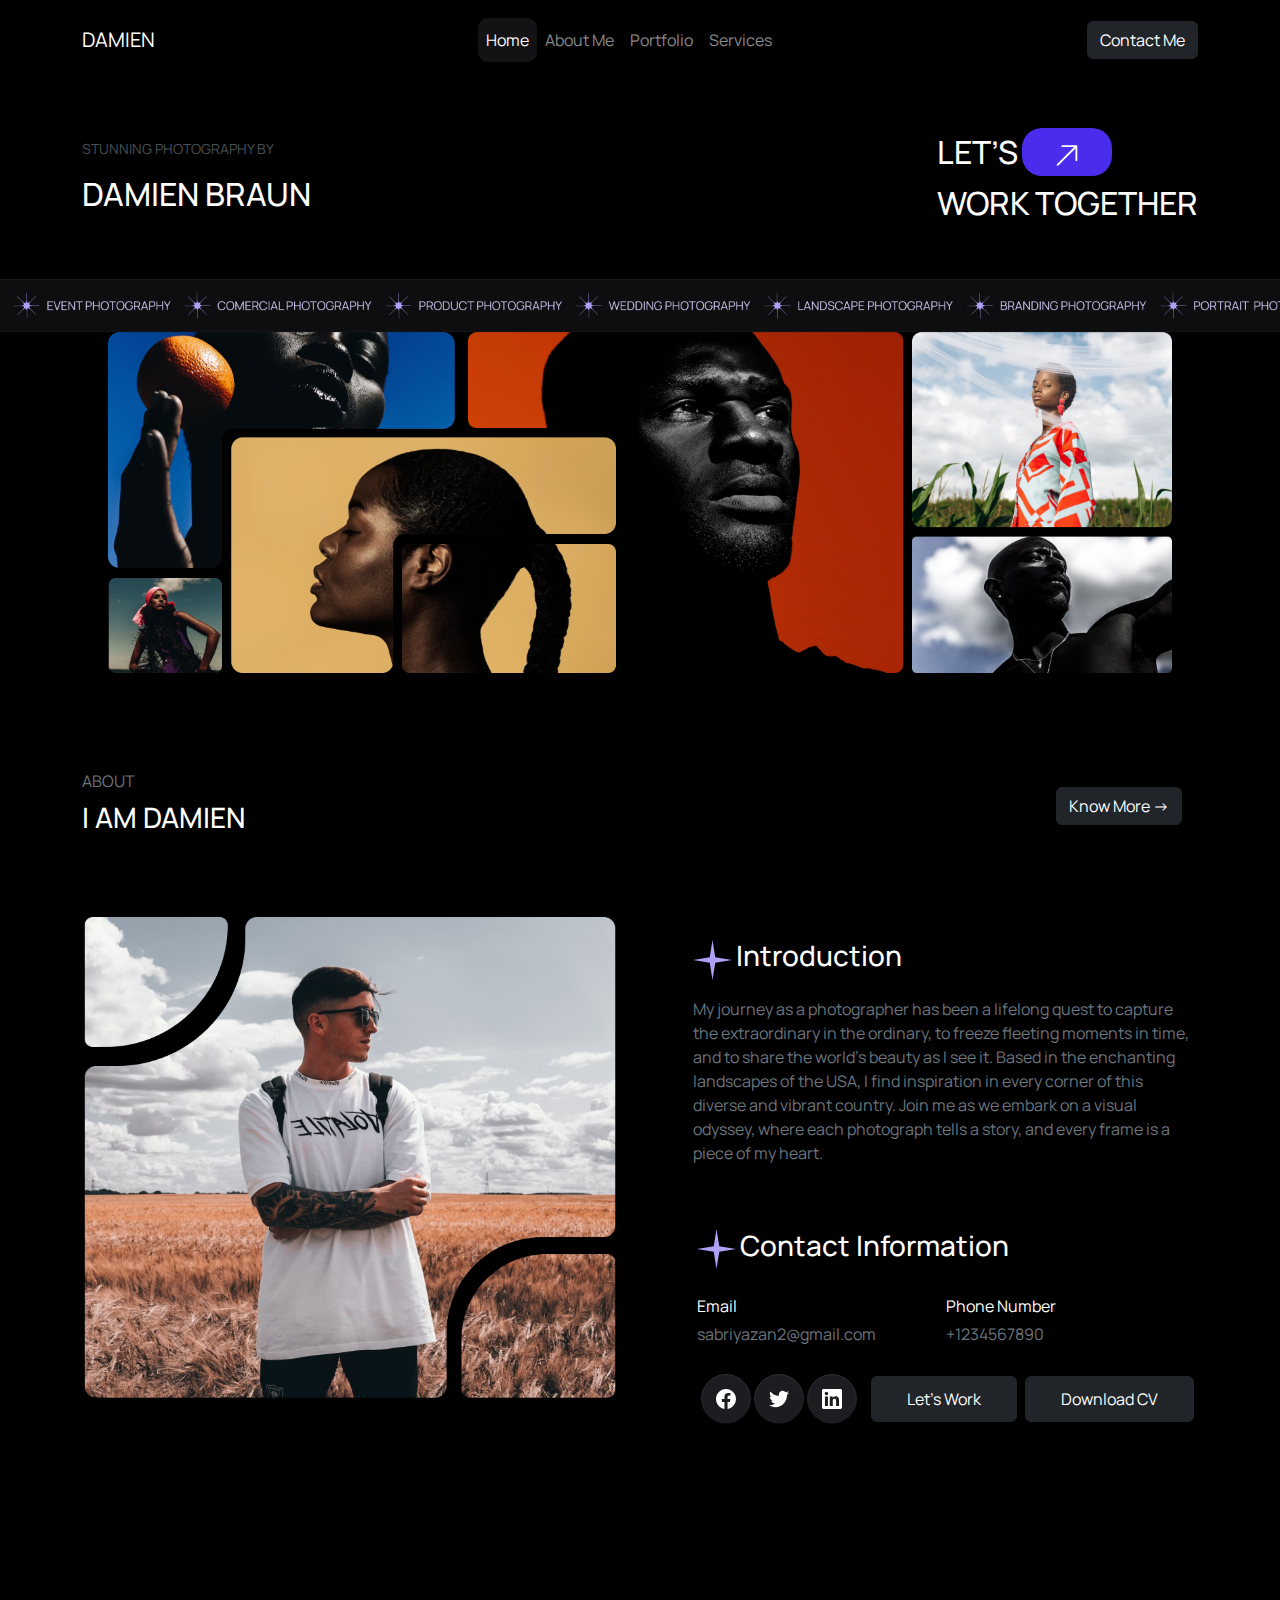
<file: index.html>
<!doctype html>
<html lang="en">
        <head>
            <meta charset="utf-8">
            <meta name="viewport" content="width=device-width, initial-scale=1">
            <title>Damien-Home Page</title>
            <link href="https://cdn.jsdelivr.net/npm/bootstrap@5.3.3/dist/css/bootstrap.min.css" rel="stylesheet" integrity="sha384-QWTKZyjpPEjISv5WaRU9OFeRpok6YctnYmDr5pNlyT2bRjXh0JMhjY6hW+ALEwIH" crossorigin="anonymous">
            <link rel="stylesheet" href="./assets/css/inimation.css">
            <link rel="stylesheet" href="./assets/css/main.css">
        </head>
        <body class="">
          <!-- navbar-->
            <nav class="navbar navbar-expand-lg bg-black navbar-dark sticky-top pt-3 pb-3 animation-header">
              
              <div class="container">
                <a class="navbar-brand" href="#">DAMIEN</a>
                <button class="navbar-toggler" type="button" data-bs-toggle="collapse" data-bs-target="#navbarSupportedContent" aria-controls="navbarSupportedContent" aria-expanded="false" aria-label="Toggle navigation">
                  <img src="./assets/img/home/bar.svg"  alt="">
                </button>
              
              <div class="collapse navbar-collapse" id="navbarSupportedContent">
                <ul class="navbar-nav  me-auto ms-auto mb-2 mb-lg-0 d-flex align-items-center">
                  <li class="nav-item">
                    <a class="nav-link active" aria-current="page" href="#">Home</a>
                  </li>
                  <li class="nav-item">
                    <a class="nav-link" href="about.html" >About Me</a>
                  </li>
                  <li class="nav-item">
                    <a class="nav-link" href="portfolio.html">Portfolio</a>
                  </li>
                  <li class="nav-item">
                    <a class="nav-link" href="service.html">Services</a>
                  </li>
                  <li class=" contact-res nav-item d-none ">
                    <a class="nav-link " href="#">Contact Me</a>
                  </li>
                 
                  
                </ul>
              </div>
             
              
              <div class="contact  ">
                <a href="#" class="btn btn-dark">Contact Me</a>
              </div>
            </div>
          </nav>
          <!-- end ndvbar-->

          <!-- header-->
          <header class="animation-header">
          <div class="work-together py-5">

            <div class="container">
              <div class=" small d-flex flex-wrap justify-content-between align-items-center">
                <div class="header-start">
                  <p class="text-light-emphasis">STUNNING PHOTOGRAPHY BY</p>
                  <h2>DAMIEN BRAUN</h2>
                </div>
                <div class="header-end d-flex flex-column ">
                  <h2 class="d-flex align-items-center gap-1">LET’S <span ><img src="./assets/img/home/arrow.svg" alt=""></span> </h2>
                  <h2>WORK TOGETHER</h2>
                </div>
                
              </div>
            </div>
            <div class="header-img py-5">
              <img src="./assets/img/home/headerImg.png" class="img-fluid" alt="">
            </div>
          </div>
          
        </header>
        <!-- end header-->

        
         <!--main-->

        <main>
          <section class="about-damien animation">
            <div class=" first container d-flex flex-wrap justify-content-between align-items-center mb-5 ">
              <div class="about d-flex flex-column gap-2">
                <span class="text-uppercase text-secondary">about</span>
                <h3>I AM DAMIEN</h3>
              </div>
              <div class="know-move py-2 px-3 rounded ">
                <button type="button" class="btn btn-dark">Know More -></button>
              </div>
            </div>
            <div class="container d-flex flex-wrap justify-content-between align-items-center">
              <div class="image">
                <img src="./assets/img/home/about.png" class="img-fluid " alt="">
              </div>
              <div class="information d-flex flex-column ">
                <div class="first d-flex flex-column gap-3 py-5">
                  <div class="intro d-flex gap-1 align-items-center">
                    <img src="./assets/img/home/star.svg" alt="">
                    <h3>Introduction</h3>
                  </div>
                  <p class="text-secondary">My journey as a photographer has been a lifelong quest to capture the extraordinary in the ordinary, to freeze fleeting moments in time, and to share the world's beauty as I see it. Based in the enchanting landscapes of the USA, I find inspiration in every corner of this diverse and vibrant country. Join me as we embark on a visual odyssey, where each photograph tells a story, and every frame is a piece of my heart.</p>
                  
                </div>
                <div class="end d-flex flex-column gap-4 px-1 ">
                  <div class="contact d-flex  align-items-center gap-1">
                    <img src="./assets/img/home/star.svg" class="img-fluid" alt="">
                    <h3>Contact Information</h3>
                  </div>
                  <div class="contact-me d-flex">
                    <div class="contact-resp d-flex flex-wrap flex-column gap-1 col-6">
                      <span>Email</span>
                      <span class="text-secondary">sabriyazan2@gmail.com</span>
                    </div>
                    <div class="contact-resp d-flex flex-wrap flex-column gap-1 col-6">
                      <span>Phone Number</span>
                      <span class="text-secondary">+1234567890</span>
                    </div>
                  </div>
                  <div class="social-media d-flex flex-wrap align-items-center justify-content-between">
                    <div class="social bg-black rounded-pill p-1">
                      <img src="./assets/img/home/facebook.svg" alt="">
                      <img src="./assets/img/home/twitter.svg" alt="">
                      <img src="./assets/img/home/linkedIn.svg" alt="">
                    </div>
                    <div class="cv d-flex flex-wrap gap-2 ">
                      <button type="button" class="btn btn-dark">Let’s Work</button>
                        <button type="button" class="btn btn-dark ">Download CV</button>


                    </div>
                  </div>
                </div>
              </div>

            </div>
          </section>
          <section class="photograph-service animation">
            <div class="container">
              <div class=" first d-flex flex-wrap justify-content-between align-items-center mb-5  ">
                <div class="about d-flex flex-column gap-2">
                <span class="text-uppercase text-secondary">Services</span>
                <h3 class="text-uppercase">My Photography Services</h3>
              </div>
              <div class="know-move py-2 px-3 rounded d-flex align-items-center gap-3">
                <div class="arrows  rounded-pill  bg-black p-2 d-flex gap-2 ">
                  <img src="./assets/img/home/leftArrow.svg" class="rounded-circle p-2  " alt="">
                  <img src="./assets/img/home/rightArrow.svg" class="rounded-circle p-2 " alt="">
                </div>
                <button type="button" class="btn btn-dark">View All Services -></button>
              </div>
            </div>
            <div class="second d-flex justify-content-between w-100">
              <div class="event d-flex flex-wrap flex-column gap-3 ">
                <div class="event-q d-flex flex-column gap-2">
                  <h2 class="d-flex align-items-center gap-1 text-secondary">Events <span class=""><img src="./assets/img/home/arrow.svg" class="rounded-pill  py-3 px-5" alt=""></span> </h2>
                  <p class="text-secondary">Our event photography service is dedicated to capturing the magic of your special occasions. Whether it's a wedding, corporate event, or milestone celebration, we're there to document every heartfelt moment. We blend into the background, ensuring natural and candid shots that reflect the emotions of the day.</p>
                </div>
                <div class="service-highlite d-flex flex-column gap-3">
                  <h3 class="fs-5">Service Highlights</h3>
                  <div class="highlite-section d-flex flex-column gap-2">
                    <div class="highlite-in d-flex  gap-2 w-100  py-3 px-2 align-items-center ">
                      <div class="image-spider">
                        <img src="./assets/img/home/spider.svg" class="img-fluid" alt="">
                      </div>
                      <span class="text-uppercase">Coverage for weddings, parties, corporate functions, and more.</span>
                    </div>
                    <div class="highlite-in d-flex  gap-2 w-100  py-3 px-2 align-items-center ">
                      <div class="image-spider">
                        <img src="./assets/img/home/spider.svg" class="img-fluid" alt="">
                      </div>
                      <span class="text-uppercase">Skilled photographers who know how to seize the moment.</span>
                    </div>
                    <div class="highlite-in d-flex  gap-2 w-100  py-3 px-2 align-items-center">
                      <div class="image-spider">
                        <img src="./assets/img/home/spider.svg" class="img-fluid" alt="">
                      </div>
                      <span class="text-uppercase">A mix of candid and posed shots for a comprehensive story.</span>
                    </div>
                    <div class="highlite-in d-flex  gap-2 w-100  py-3 px-2 align-items-center">
                      <div class="image-spider">
                        <img src="./assets/img/home/spider.svg" class="img-fluid" alt="">
                      </div>
                      <span class="text-uppercase">Quick turnaround for you to relive the day's highlights.</span>
                    </div>
                  </div>
                </div>
              </div>
              <div class="image ">
                <img src="./assets/img/home/musican.png" class="img-fluid" alt="">
              </div>
            </div>
            <div class="arrows2  rounded-pill  bg-black p-2 d-flex gap-2 d-none ">
              <img src="./assets/img/home/leftArrow.svg" class="rounded-circle p-2  " alt="">
              <img src="./assets/img/home/rightArrow.svg" class="rounded-circle p-2 " alt="">
            </div>
          </div>

           
          </section>
          <section class="explore animation">
            <div class=" first container d-flex flex-wrap justify-content-between align-items-center mb-5  ">
              <div class="about d-flex flex-column gap-2">
              <span class="text-uppercase text-secondary">Portfolio</span>
              <h3 class="text-uppercase">Explore My photography work.</h3>
            </div>
            <div class="know-move py-2 px-3 rounded d-flex align-items-center gap-3">
              <div class="arrows  rounded-pill  bg-black p-2 d-flex gap-2 ">
                <img src="./assets/img/home/leftArrow.svg" class="rounded-circle p-2  " alt="">
                <img src="./assets/img/home/rightArrow.svg" class="rounded-circle p-2 " alt="">
              </div>
              <button type="button" class="btn btn-dark">View All Works -></button>
            </div>
          </div>
          <div class="photography-explore container d-flex gap-5 ">
            <div class="photo-explore">
              <div class="img-explore">
                <img src="./assets/img/home/focus.png" class="img-fluid" alt="">
              </div>
              <div class="view py-4">
                <div class="name-pro d-flex justify-content-between align-items-center">
                  <h4 class="text-light">Faces of Resilience</h4>
                  <div class="ex d-flex align-items-center gap-1">
                    <span class="text-uppercase">View Project</span>
                    <img src="./assets/img/home/explore.svg" alt="">
                  </div>
                </div>
                <span class="text-secondary">March 2022</span>
              </div>
            </div>
            <div class="photo-explore">
              <div class="img-explore">
                <img src="./assets/img/home/wedding.png" class="img-fluid" alt="">
              </div>
              <div class="view py-4">
                <div class="name-pro d-flex justify-content-between align-items-center">
                  <h4 class="text-light">A Wedding Tale</h4>
                  <div class="ex d-flex align-items-center gap-1">
                    <span class="text-uppercase">View Project</span>
                    <img src="./assets/img/home/explore.svg" alt="">
                  </div>
                </div>
                <span class="text-secondary">January 2020</span>
              </div>
            </div>
            <div class="photo-explore">
              <div class="img-explore">
                <img src="./assets/img/home/product.png" class="img-fluid" alt="">
              </div>
              <div class="view py-4">
                <div class="name-pro d-flex justify-content-between align-items-center">
                  <h4 class="text-light">Product Elegance</h4>
                  <div class="ex d-flex align-items-center gap-1">
                    <span class="text-uppercase">View Project</span>
                    <img src="./assets/img/home/explore.svg" alt="">
                  </div>
                </div>
                <span class="text-secondary">January 2020</span>
              </div>
            </div>
            <div class="arrows2  rounded-pill  bg-black p-2 d-flex gap-2 d-none ">
              <img src="./assets/img/home/leftArrow.svg" class="rounded-circle p-2 left-arrow-test " alt="">
              <img src="./assets/img/home/rightArrow.svg" class="rounded-circle p-2 right-arrow-test " alt="">
            </div>

          </div>
          </section>
          <section class="question py-5 animation">
            <div class="first container d-flex flex-column gap-2">
              <span class="text-secondary">FAQ’s</span>
              <h3 class="text-uppercase">Frequently Asked Questions</h3>
            </div>  
            <div class="accordion container second2 d-flex  container " id="accordionExample">
                <div class="left  w-50">
                  
                
                  
                  <div class="accordion-item bg-black text-light-emphasis">
                    <h2 class="accordion-header">
                      <button class="accordion-button bg-black text-light text-uppercase" type="button" data-bs-toggle="collapse" data-bs-target="#collapseOne" aria-expanded="true" aria-controls="collapseOne">
                        What type of photography do you specialize in?
                      </button>
                    </h2>
                    <div id="collapseOne" class="accordion-collapse collapse show" data-bs-parent="#accordionExample">
                      <div class="accordion-body">
                        <p>I specialize in [Portrait, Landscape, Event, etc.] photography, capturing moments that tell unique stories.</p>
                      </div>
                    </div>
                  </div>
                  <div class="accordion-item bg-black text-light-emphasis">
                    <h2 class="accordion-header">
                      <button class="accordion-button collapsed bg-black text-light text-uppercase" type="button" data-bs-toggle="collapse" data-bs-target="#collapseTwo" aria-expanded="false" aria-controls="collapseTwo">
                        How can I book a photography session with you?
                      </button>
                    </h2>
                    <div id="collapseTwo" class="accordion-collapse collapse" data-bs-parent="#accordionExample">
                      <div class="accordion-body">
                        <p class="text-secondary">by hello im yazan , how are you ?</p>
                      </div>
                    </div>
                  </div>
                  <div class="accordion-item bg-black text-light-emphasis">
                    <h2 class="accordion-header">
                      <button class="accordion-button collapsed bg-black text-light text-uppercase" type="button" data-bs-toggle="collapse" data-bs-target="#collapseThree" aria-expanded="false" aria-controls="collapseThree">
                        What equipment do you use for your photography ?
                      </button>
                    </h2>
                    <div id="collapseThree" class="accordion-collapse collapse" data-bs-parent="#accordionExample">
                      <div class="accordion-body">
                        <p class="text-secondary">take a scroll and reverse it</p>
                      </div>
                    </div>
                  </div>
                  <div class="accordion-item bg-black text-light-emphasis">
                    <h2 class="accordion-header">
                      <button class="accordion-button collapsed bg-black text-light text-uppercase" type="button" data-bs-toggle="collapse" data-bs-target="#collapseFour" aria-expanded="false" aria-controls="collapseThree">
                        Can I request a specific location for a ?
                      </button>
                    </h2>
                    <div id="collapseFour" class="accordion-collapse collapse" data-bs-parent="#accordionExample">
                      <div class="accordion-body">
                        <p class="text-secondary">Qalqilia yes anyone can request from my location</p>
                      </div>
                    </div>
                  </div>
                </div>
                <div class="right  w-50">
                  
                
                <div class="accordion container " id="accordionExample">
                  
                  <div class="accordion-item bg-black text-light-emphasis">
                    <h2 class="accordion-header">
                      <button class="accordion-button collapsed bg-black text-light text-uppercase" type="button" data-bs-toggle="collapse" data-bs-target="#collapseFive" aria-expanded="false" aria-controls="collapseThree">
                        What is your editing process like?
                      </button>
                    </h2>
                    <div id="collapseFive" class="accordion-collapse collapse" data-bs-parent="#accordionExample">
                      <div class="accordion-body">
                        <p class="text-secondary">Qalqilia yes anyone can request from my location</p>
                      </div>
                    </div>
                  </div>
                  <div class="accordion-item bg-black text-light-emphasis">
                    <h2 class="accordion-header">
                      <button class="accordion-button collapsed bg-black text-light text-uppercase" type="button" data-bs-toggle="collapse" data-bs-target="#collapseSix" aria-expanded="false" aria-controls="collapseTwo">
                        Are digital files included in your photography packages?
                      </button>
                    </h2>
                    <div id="collapseSix" class="accordion-collapse collapse" data-bs-parent="#accordionExample">
                      <div class="accordion-body">
                        <p class="text-secondary">by hello im yazan , how are you ?</p>
                      </div>
                    </div>
                  </div>
                  <div class="accordion-item bg-black text-light-emphasis">
                    <h2 class="accordion-header">
                      <button class="accordion-button collapsed bg-black text-light text-uppercase" type="button" data-bs-toggle="collapse" data-bs-target="#collapseSeven" aria-expanded="false" aria-controls="collapseThree">
                        Do you offer prints of your photographs?
                      </button>
                    </h2>
                    <div id="collapseSeven" class="accordion-collapse collapse" data-bs-parent="#accordionExample">
                      <div class="accordion-body">
                        <p class="text-secondary">Yes, prints are available for purchase. Explore the 'Prints' section for more details on sizes and pricing.</p>
                      </div>
                    </div>
                  </div>
                  <div class="accordion-item bg-black text-light-emphasis">
                    <h2 class="accordion-header">
                      <button class="accordion-button collapsed bg-black text-light text-uppercase" type="button" data-bs-toggle="collapse" data-bs-target="#collapseEight" aria-expanded="false" aria-controls="collapseThree">
                        How long does it take to receive the edited photos after a session?
                      </button>
                    </h2>
                    <div id="collapseEight" class="accordion-collapse collapse" data-bs-parent="#accordionExample">
                      <div class="accordion-body">
                        <p class="text-secondary">no </p>
                      </div>
                    </div>
                  </div>
                </div>
              </div>
            </div>
                  
          </section>
          
          <section class="testemonial animation">
            <div class=" first d-flex flex-wrap justify-content-between align-items-end mt-5 container ">
              <div class="about d-flex flex-column gap-3">
                <div class="about-2">
                  <span class="text-uppercase text-secondary">Testimonials</span>
                  <h3 class="text-uppercase">What My Clients Say</h3>
                </div>
                <div class="about-3 d-flex flex-column gap-1">
                  <span class="text-secondary">Total Reviews</span>
                  <span>323</span>
                </div>
            </div>
            <div class="know-move py-2 px-3 rounded d-flex align-items-center gap-3">
              <div class="arrows  rounded-pill  bg-black p-2 d-flex gap-2 ">
                <img src="./assets/img/home/leftArrow.svg" class="rounded-circle p-2 left-arrow  " alt="">
                <img src="./assets/img/home/rightArrow.svg" class="rounded-circle p-2 right-arrow " alt="">
              </div>
              <button type="button" class="btn btn-dark">View All Testimonials -></button>
            </div>
          </div>
          <div class="testemonials-section container mt-5 d-flex justify-content-between" >
            <div class="testmnial-section   d-flex flex-wrap flex-column gap-4 ">
              <div class="name-testemonial d-flex align-items-center justify-content-between">
                <div class="information">
                  <h4 class="fs-5">Emily Johnson</h4>
                  <span class="text-secondary">USA, California</span>
                </div>
                <div class="social bg-black rounded-pill p-1 d-flex gap-1">
                  <img src="./assets/img/home/facebook.svg" alt="">
                  <img src="./assets/img/home/twitter.svg" alt="">
                  <img src="./assets/img/home/linkedIn.svg" alt="">
                </div>
              </div>
              <div class="star">
                <img src="./assets/img/home/star-test.svg" alt="">
                <img src="./assets/img/home/star-test.svg" alt="">
                <img src="./assets/img/home/star-test.svg" alt="">
                <img src="./assets/img/home/star-test.svg" alt="">
                <img src="./assets/img/home/star-test.svg" alt="">
              </div>
              <p>Damien's photography doesn't just capture moments; it captures emotions. Hes work is simply mesmerizing.</p>
            </div>
            <div class="testmnial-section  d-flex flex-wrap flex-column gap-4">
              <div class="name-testemonial d-flex align-items-center justify-content-between">
                <div class="information">
                  <h4 class="fs-5">John Smith</h4>
                  <span class="text-secondary">USA, California</span>
                </div>
                <div class="social bg-black rounded-pill p-1 d-flex ">
                  <img src="./assets/img/home/facebook.svg" alt="">
                  <img src="./assets/img/home/twitter.svg" alt="">
                  <img src="./assets/img/home/linkedIn.svg" alt="">
                </div>
              </div>
              <div class="star">
                <img src="./assets/img/home/star-test.svg" alt="">
                <img src="./assets/img/home/star-test.svg" alt="">
                <img src="./assets/img/home/star-test.svg" alt="">
                <img src="./assets/img/home/star-test.svg" alt="">
                <img src="./assets/img/home/star-test.svg" alt="">
              </div>
              <p>Damien has an incredible talent for making every event feel effortless, and the results speak for themselves.</p>
            </div>
            <div class="testmnial-section   d-flex flex-wrap flex-column gap-4">
              <div class="name-testemonial d-flex align-items-center justify-content-between">
                <div class="information">
                  <h4 class="fs-5">Samantha Davis</h4>
                  <span class="text-secondary">USA, California</span>
                </div>
                <div class="social bg-black rounded-pill p-1 d-flex ">
                  <img src="./assets/img/home/facebook.svg" alt="">
                  <img src="./assets/img/home/twitter.svg" alt="">
                  <img src="./assets/img/home/linkedIn.svg" alt="">
                </div>
              </div>
              <div class="star">
                <img src="./assets/img/home/star-test.svg" alt="">
                <img src="./assets/img/home/star-test.svg" alt="">
                <img src="./assets/img/home/star-test.svg" alt="">
                <img src="./assets/img/home/star-test.svg" alt="">
                <img src="./assets/img/home/star-test.svg" alt="">
              </div>
              <p>I was blown away by Damien's ability to capture the essence of our wedding day. Hes photographs are our memories.</p>
            </div>
            <div class="testmnial-section   d-flex flex-wrap flex-column gap-4 d-none">
              <div class="name-testemonial d-flex align-items-center justify-content-between">
                <div class="information">
                  <h4 class="fs-5">Yazan Sabri</h4>
                  <span class="text-secondary">USA, California</span>
                </div>
                <div class="social bg-black rounded-pill p-1 d-flex ">
                  <img src="./assets/img/home/facebook.svg" alt="">
                  <img src="./assets/img/home/twitter.svg" alt="">
                  <img src="./assets/img/home/linkedIn.svg" alt="">
                </div>
              </div>
              <div class="star">
                <img src="./assets/img/home/star-test.svg" alt="">
                <img src="./assets/img/home/star-test.svg" alt="">
                <img src="./assets/img/home/star-test.svg" alt="">
                <img src="./assets/img/home/star-test.svg" alt="">
                <img src="./assets/img/home/star-test.svg" alt="">
              </div>
              <p>I was blown away by Damien's ability to capture the essence of our wedding day. Hes photographs are our memories.</p>
            </div>
            <div class="testmnial-section   d-flex flex-wrap flex-column gap-4 d-none">
              <div class="name-testemonial d-flex align-items-center justify-content-between">
                <div class="information">
                  <h4 class="fs-5">Jhon</h4>
                  <span class="text-secondary">USA, California</span>
                </div>
                <div class="social bg-black rounded-pill p-1 d-flex ">
                  <img src="./assets/img/home/facebook.svg" alt="">
                  <img src="./assets/img/home/twitter.svg" alt="">
                  <img src="./assets/img/home/linkedIn.svg" alt="">
                </div>
              </div>
              <div class="star">
                <img src="./assets/img/home/star-test.svg" alt="">
                <img src="./assets/img/home/star-test.svg" alt="">
                <img src="./assets/img/home/star-test.svg" alt="">
                <img src="./assets/img/home/star-test.svg" alt="">
                <img src="./assets/img/home/star-test.svg" alt="">
              </div>
              <p>I was blown away by Damien's ability to capture the essence of our wedding day. Hes photographs are our memories.</p>
            </div>
            
            
          </div>
          <div class="arrows2  rounded-pill  bg-black p-2 d-flex gap-2 d-none ">
            <img src="./assets/img/home/leftArrow.svg" class="rounded-circle p-2 left-arrow2 " alt="">
            <img src="./assets/img/home/rightArrow.svg" class="rounded-circle p-2 right-arrow2" alt="">
          </div>
          </section>
        </main>

        <!-- end main-->


        <!-- start footer -->
        <footer class="footer animation">
          <div class="img-cover d-flex justify-content-center container w-100">
            <img src="./assets/img/home/damien-cover.png" class="img-fluid" alt="">
          </div>
          <div class="img-tap mt-5 w-100">
            <img src="./assets/img/home/tape.png" class="w-100" alt="">
          </div>
          <div class="footer-section container d-flex ">
            
            <div class="footer-start  d-flex flex-column gap-5">
              <p class="text-uppercase text-secondary">A more meaningful home for photography</p>
              <div class="header-end d-flex flex-column ">
                <h2 class="d-flex align-items-center gap-1 fs-1">LET’S <span ><img src="./assets/img/home/arrow.svg" alt=""></span> </h2>
                <h2 class="fs-1">WORK TOGETHER</h2>
              </div>
            </div>
            <div class="footer-end  d-flex  justify-content-between flex-wrap">
            <div class="footer-item text-uppercase d-flex flex-column gap-4">
              <span class=" text-secondary">
                home
              </span>
              <ul class="d-flex flex-column gap-3">
                <li><a href="#">About Me</a></li>
                <li><a href="#">My Works</a></li>
                <li><a href="#">Testimonials</a></li>
              </ul>
             
              
            </div>
            <div class="footer-item  text-uppercase d-flex flex-column gap-4">
              <span class=" text-secondary">
                Clients
              </span>
              <ul class="d-flex flex-column gap-3">
                <li><a href="#">Klovesto</a></li>
                <li><a href="#">Nukeway</a></li>
                <li><a href="#">Cloven’s</a></li>
                <li><a href="#">MenVol</a></li>
              </ul>
             
              
            </div>
            <div class="footer-item text-uppercase d-flex flex-column gap-4">
              <span class=" text-secondary">
                Portfolio
              </span>
              <ul class="d-flex flex-column gap-3">
                <li><a href="#">Events</a></li>
                <li><a href="#">Portrait</a></li>
                <li><a href="#">Branding</a></li>
                <li><a href="#">Commerciale</a></li>
                <li><a href="#">Wedding</a></li>
              </ul>
             
              
            </div>
            <div class="footer-item text-uppercase d-flex flex-column gap-4">
              <span class=" text-secondary">
                Services
              </span>
              <ul class="d-flex flex-column gap-3">
                <li><a href="#">Portraits</a></li>
                <li><a href="#">Events</a></li>
                <li><a href="#">Commercial </a></li>
              </ul>
             
              
            </div>
          </div>
        </div>
        <div class="nav-footer p-3">
          <nav class="navbar-footer d-flex container justify-content-between w-100 align-items-center">
            <div class="nav-footer1 d-flex gap-2">
              <span class="text-secondary">Terms & Conditions</span>
              <img src="./assets/img/home/Line.svg" alt="">
              <span class="text-secondary">Privacy Policy</span>
            </div>
            <div class=" nav-footer1  social   rounded-pill p-1 d-flex gap-1">
              <img src="./assets/img/home/facebook.svg" alt="">
              <img src="./assets/img/home/twitter.svg" alt="">
              <img src="./assets/img/home/linkedIn.svg" alt="">
            </div>
            <div class="nav-footer1">
              <span class="text-secondary">© 2024 Damien Braun Photography. All rights reserved.</span>
            </div>
          </nav>
        </div>
        </footer>


        <!-- end footer -->


        


        
            <script src="https://cdn.jsdelivr.net/npm/bootstrap@5.3.3/dist/js/bootstrap.bundle.min.js" integrity="sha384-YvpcrYf0tY3lHB60NNkmXc5s9fDVZLESaAA55NDzOxhy9GkcIdslK1eN7N6jIeHz" crossorigin="anonymous"></script>
            <script src="./assets/js/inimation.js"></script>
            <script src="./assets/js/main.js"></script>
        </body>
</html>
</file>
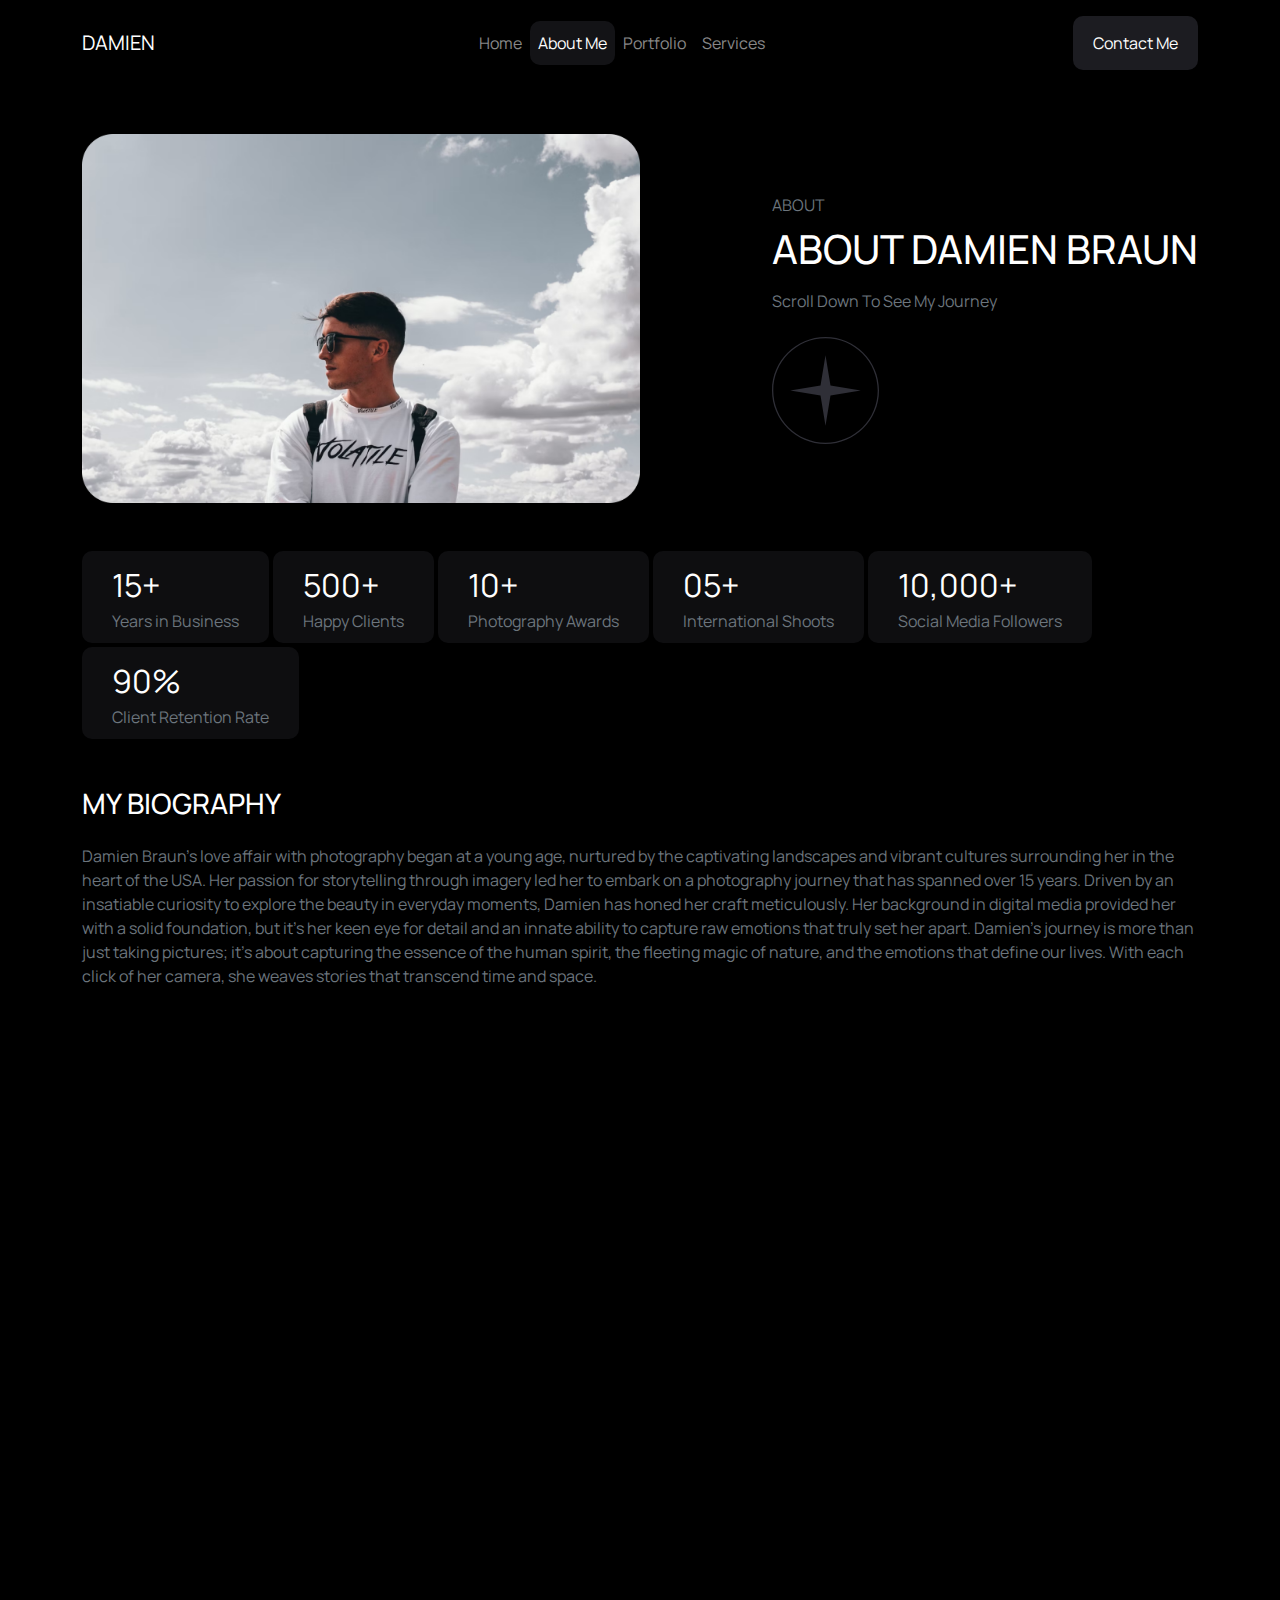
<file: about.html>
<!doctype html>
<html lang="en">
        <head>
            <meta charset="utf-8">
            <meta name="viewport" content="width=device-width, initial-scale=1">
            <title>Damien-About Page</title>
            <link href="https://cdn.jsdelivr.net/npm/bootstrap@5.3.3/dist/css/bootstrap.min.css" rel="stylesheet" integrity="sha384-QWTKZyjpPEjISv5WaRU9OFeRpok6YctnYmDr5pNlyT2bRjXh0JMhjY6hW+ALEwIH" crossorigin="anonymous">
            <link rel="stylesheet" href="./assets/css/inimation.css">
            <link rel="stylesheet" href="./assets/css/about.css">
        </head>
        <body>
          <!-- start navbar-->
            <nav class="navbar navbar-expand-lg bg-black navbar-dark sticky-top pt-3 pb-3 animation-header">
              
              <div class="container">
                <a class="navbar-brand" href="#">DAMIEN</a>
                <button class="navbar-toggler" type="button" data-bs-toggle="collapse" data-bs-target="#navbarSupportedContent" aria-controls="navbarSupportedContent" aria-expanded="false" aria-label="Toggle navigation">
                  <img src="./assets/img/home/bar.svg"  alt="">
                </button>
              
              <div class="collapse navbar-collapse" id="navbarSupportedContent">
                <ul class="navbar-nav  me-auto ms-auto mb-2 mb-lg-0 d-flex align-items-center">
                  <li class="nav-item">
                    <a class="nav-link " aria-current="page" href="index.html">Home</a>
                  </li>
                  <li class="nav-item">
                    <a class="nav-link active" href="#" >About Me</a>
                  </li>
                  <li class="nav-item">
                    <a class="nav-link" href="portfolio.html">Portfolio</a>
                  </li>
                  <li class="nav-item">
                    <a class="nav-link" href="service.html">Services</a>
                  </li>
                  <li class=" contact-res nav-item d-none">
                    <a class="nav-link" href="#">Contact Me</a>
                  </li>
                 
                  
                </ul>
              </div>
             
              
              <div class="contact ">
                <a href="#">Contact Me</a>
              </div>
            </div>
          </nav>

          <!-- end navbar-->

          <!-- start header-->

          <header class="py-5 animation-header">
            <div class="no container d-flex align-items-center justify-content-between w-100 ">
              <div class="img-header w-100 position-relative gap-2 ">
                  <div class="about-damien position-absolute d-flex flex-column gap-2 ">
                      <span class="text-uppercase text-secondary">about</span>
                      <h2 class="text-uppercase fs-1">About damien braun</h2> 
                  </div>
                    <div class="insight position-absolute d-flex justify-content-between w-100">
                      <div class="insight-section d-flex flex-column">
                        <span class="fs-2">15+</span>
                        <span class="text-secondary">Years in Business</span>
                      </div>
                      <div class="insight-section d-flex flex-column  ">
                        <span class="fs-2">500+</span>
                        <span class="text-secondary">Happy Clients</span>
                      </div>
                      <div class="insight-section d-flex flex-column  ">
                        <span class="fs-2">10+</span>
                        <span class="text-secondary">Photography Awards</span>
                      </div>
                      <div class="insight-section d-flex flex-column  ">
                        <span class="fs-2">05+</span>
                        <span class="text-secondary">International Shoots </span>
                      </div>
                      <div class="insight-section d-flex flex-column  ">
                        <span class="fs-2">10,000+</span>
                        <span class="text-secondary">Social Media Followers</span>
                      </div>
                      <div class="insight-section d-flex flex-column  ">
                        <span class="fs-2">90%</span>
                        <span class="text-secondary">Client Retention Rate</span>
                      </div>
                      
                    </div>
                    <div class="logo position-absolute">
                      <img src="./assets/img/about/logo.svg" class="" alt="">
                    </div>
                    <div class="para position-absolute">
                      <p class="text-secondary">Scroll Down To See My Journey</p>
                    </div>

                    <img src="./assets/img/about/aboutheader.png " class="img-fluid w-100" alt="">
                </div>
            </div>
            <div class=" yes container  d-none "> 
              <div class="d-flex flex-wrap justify-content-between align-items-center">

                <div class="img-section w-50 ">
                  <img src="./assets/img/about/damien.png" class="img-fluid" alt="">
                </div>
                <div class="about-damien2 d-flex flex-column gap-2  ">
                  <span class="text-uppercase text-secondary">about</span>
                  <h2 class="text-uppercase fs-1">About damien braun</h2>
                  <p class="text-secondary">Scroll Down To See My Journey</p>
                  <img src="./assets/img/about/logo.svg" class="w-25" alt=""> 
                </div>
              </div>
              <div class="insight2 d-flex flex-wrap  w-100 gap-1 mt-5">
                <div class="insight-section d-flex flex-column">
                  <span class="fs-2">15+</span>
                  <span class="text-secondary">Years in Business</span>
                </div>
                <div class="insight-section d-flex flex-column  ">
                  <span class="fs-2">500+</span>
                  <span class="text-secondary">Happy Clients</span>
                </div>
                <div class="insight-section d-flex flex-column  ">
                  <span class="fs-2">10+</span>
                  <span class="text-secondary">Photography Awards</span>
                </div>
                <div class="insight-section d-flex flex-column  ">
                  <span class="fs-2">05+</span>
                  <span class="text-secondary">International Shoots </span>
                </div>
                <div class="insight-section d-flex flex-column  ">
                  <span class="fs-2">10,000+</span>
                  <span class="text-secondary">Social Media Followers</span>
                </div>
                <div class="insight-section d-flex flex-column  ">
                  <span class="fs-2">90%</span>
                  <span class="text-secondary">Client Retention Rate</span>
                </div>
                
              </div>
              
            </div>

            <div class="myprorafy py-5 container d-flex flex-column gap-3 animation">
              <h3 class="text-uppercase">My Biography</h3>
              <p class="text-secondary">Damien Braun's love affair with photography began at a young age, nurtured by the captivating landscapes and vibrant cultures surrounding her in the heart of the USA. Her passion for storytelling through imagery led her to embark on a photography journey that has spanned over 15 years.
                Driven by an insatiable curiosity to explore the beauty in everyday moments, Damien has honed her craft meticulously. Her background in digital media provided her with a solid foundation, but it's her keen eye for detail and an innate ability to capture raw emotions that truly set her apart.
                Damien's journey is more than just taking pictures; it's about capturing the essence of the human spirit, the fleeting magic of nature, and the emotions that define our lives. With each click of her camera, she weaves stories that transcend time and space.</p>
            </div>
          </header>
          <!-- end header-->

          <!-- start main-->
          <main>
            <section class="time-line animation">
              <div class="journy container py-5">
                <span class="text-secondary text-uppercase">Journey</span>
                <h2 class="text-uppercase">Damien's Journey - A Timeline</h2>
              </div>
              <div class="year container py-5 d-flex gap-2 flex-wrap" >
                <div class="year-item d-flex flex-column gap-3">
                  <h3 class="text-uppercase">Year - 2005</h3>
                  <p class="text-secondary">In 2005, Damien acquired her first camera, igniting her passion for photography. She started experimenting with landscapes and candid shots, marking the beginning of her visual storytelling journey.</p>
                </div>
                
                <div class="year-item d-flex flex-column gap-3">
                  <h3 class="text-uppercase">Year - 2005</h3>
                  <p class="text-secondary">In 2005, Damien acquired her first camera, igniting her passion for photography. She started experimenting with landscapes and candid shots, marking the beginning of her visual storytelling journey.</p>
                </div>
                <div class="year-item d-flex flex-column gap-3">
                  <h3 class="text-uppercase">Year - 2005</h3>
                  <p class="text-secondary">In 2005, Damien acquired her first camera, igniting her passion for photography. She started experimenting with landscapes and candid shots, marking the beginning of her visual storytelling journey.</p>
                </div>
                <div class="year-item d-flex flex-column gap-3">
                  <h3 class="text-uppercase">Year - 2005</h3>
                  <p class="text-secondary">In 2005, Damien acquired her first camera, igniting her passion for photography. She started experimenting with landscapes and candid shots, marking the beginning of her visual storytelling journey.</p>
                </div>
                <div class="year-item d-flex flex-column gap-3">
                  <h3 class="text-uppercase">Year - 2005</h3>
                  <p class="text-secondary">In 2005, Damien acquired her first camera, igniting her passion for photography. She started experimenting with landscapes and candid shots, marking the beginning of her visual storytelling journey.</p>
                </div>
                <div class="year-item d-flex flex-column gap-3">
                  <h3 class="text-uppercase">Year - 2005</h3>
                  <p class="text-secondary">In 2005, Damien acquired her first camera, igniting her passion for photography. She started experimenting with landscapes and candid shots, marking the beginning of her visual storytelling journey.</p>
                </div>
                
              </div>
            </section>
            <section class="testemonial animation">
              <div class=" first d-flex flex-wrap justify-content-between align-items-end mt-5 container ">
                <div class="about d-flex flex-column gap-3">
                  <div class="about-2">
                    <span class="text-uppercase text-secondary">Testimonials</span>
                    <h3 class="text-uppercase">What My Clients Say</h3>
                  </div>
                  <div class="about-3 d-flex flex-column gap-1">
                    <span class="text-secondary">Total Reviews</span>
                    <span>323</span>
                  </div>
              </div>
              <div class="know-move py-2 px-3 rounded d-flex align-items-center gap-3">
                <div class="arrows  rounded-pill  bg-black p-2 d-flex gap-2 ">
                  <img src="./assets/img/home/leftArrow.svg" class="rounded-circle p-2 left-arrow " alt="">
                  <img src="./assets/img/home/rightArrow.svg" class="rounded-circle p-2 right-arrow " alt="">
                </div>
                <button type="button" class="btn btn-dark">View All Testimonials -></button>
              </div>
            </div>
            <div class="testemonials-section container mt-5 d-flex justify-content-between" >
              <div class="testmnial-section   d-flex flex-wrap flex-column gap-4">
                <div class="name-testemonial d-flex align-items-center justify-content-between">
                  <div class="information">
                    <h4 class="fs-5">Emily Johnson</h4>
                    <span class="text-secondary">USA, California</span>
                  </div>
                  <div class="social bg-black rounded-pill p-1 d-flex">
                    <img src="./assets/img/home/facebook.svg" alt="">
                    <img src="./assets/img/home/twitter.svg" alt="">
                    <img src="./assets/img/home/linkedIn.svg" alt="">
                  </div>
                </div>
                <div class="star">
                  <img src="./assets/img/home/star-test.svg" alt="">
                  <img src="./assets/img/home/star-test.svg" alt="">
                  <img src="./assets/img/home/star-test.svg" alt="">
                  <img src="./assets/img/home/star-test.svg" alt="">
                  <img src="./assets/img/home/star-test.svg" alt="">
                </div>
                <p>Damien's photography doesn't just capture moments; it captures emotions. Hes work is simply mesmerizing.</p>
              </div>
              <div class="testmnial-section  d-flex flex-wrap flex-column gap-4">
                <div class="name-testemonial d-flex align-items-center justify-content-between">
                  <div class="information">
                    <h4 class="fs-5">John Smith</h4>
                    <span class="text-secondary">USA, California</span>
                  </div>
                  <div class="social bg-black rounded-pill p-1 d-flex ">
                    <img src="./assets/img/home/facebook.svg" alt="">
                    <img src="./assets/img/home/twitter.svg" alt="">
                    <img src="./assets/img/home/linkedIn.svg" alt="">
                  </div>
                </div>
                <div class="star">
                  <img src="./assets/img/home/star-test.svg" alt="">
                  <img src="./assets/img/home/star-test.svg" alt="">
                  <img src="./assets/img/home/star-test.svg" alt="">
                  <img src="./assets/img/home/star-test.svg" alt="">
                  <img src="./assets/img/home/star-test.svg" alt="">
                </div>
                <p>Damien has an incredible talent for making every event feel effortless, and the results speak for themselves.</p>
              </div>
              <div class="testmnial-section   d-flex flex-wrap flex-column gap-4">
                <div class="name-testemonial d-flex align-items-center justify-content-between">
                  <div class="information">
                    <h4 class="fs-5">Samantha Davis</h4>
                    <span class="text-secondary">USA, California</span>
                  </div>
                  <div class="social bg-black rounded-pill p-1 d-flex ">
                    <img src="./assets/img/home/facebook.svg" alt="">
                    <img src="./assets/img/home/twitter.svg" alt="">
                    <img src="./assets/img/home/linkedIn.svg" alt="">
                  </div>
                </div>
                <div class="star">
                  <img src="./assets/img/home/star-test.svg" alt="">
                  <img src="./assets/img/home/star-test.svg" alt="">
                  <img src="./assets/img/home/star-test.svg" alt="">
                  <img src="./assets/img/home/star-test.svg" alt="">
                  <img src="./assets/img/home/star-test.svg" alt="">
                </div>
                <p>I was blown away by Damien's ability to capture the essence of our wedding day. Hes photographs are our memories.</p>
              </div>
              <div class="testmnial-section   d-flex flex-wrap flex-column gap-4 d-none">
                <div class="name-testemonial d-flex align-items-center justify-content-between">
                  <div class="information">
                    <h4 class="fs-5">Yazan</h4>
                    <span class="text-secondary">USA, California</span>
                  </div>
                  <div class="social bg-black rounded-pill p-1 d-flex ">
                    <img src="./assets/img/home/facebook.svg" alt="">
                    <img src="./assets/img/home/twitter.svg" alt="">
                    <img src="./assets/img/home/linkedIn.svg" alt="">
                  </div>
                </div>
                <div class="star">
                  <img src="./assets/img/home/star-test.svg" alt="">
                  <img src="./assets/img/home/star-test.svg" alt="">
                  <img src="./assets/img/home/star-test.svg" alt="">
                  <img src="./assets/img/home/star-test.svg" alt="">
                  <img src="./assets/img/home/star-test.svg" alt="">
                </div>
                <p>I was blown away by Damien's ability to capture the essence of our wedding day. Hes photographs are our memories.</p>
              </div>
              <div class="testmnial-section   d-flex flex-wrap flex-column gap-4 d-none">
                <div class="name-testemonial d-flex align-items-center justify-content-between">
                  <div class="information">
                    <h4 class="fs-5">David</h4>
                    <span class="text-secondary">USA, California</span>
                  </div>
                  <div class="social bg-black rounded-pill p-1 d-flex ">
                    <img src="./assets/img/home/facebook.svg" alt="">
                    <img src="./assets/img/home/twitter.svg" alt="">
                    <img src="./assets/img/home/linkedIn.svg" alt="">
                  </div>
                </div>
                <div class="star">
                  <img src="./assets/img/home/star-test.svg" alt="">
                  <img src="./assets/img/home/star-test.svg" alt="">
                  <img src="./assets/img/home/star-test.svg" alt="">
                  <img src="./assets/img/home/star-test.svg" alt="">
                  <img src="./assets/img/home/star-test.svg" alt="">
                </div>
                <p>I was blown away by Damien's ability to capture the essence of our wedding day. Hes photographs are our memories.</p>
              </div>
              
            </div>

            <div class="arrows2  rounded-pill  bg-black p-2 d-flex gap-2 d-none ">
              <img src="./assets/img/home/leftArrow.svg" class="rounded-circle p-2 left-arrow2  " alt="">
              <img src="./assets/img/home/rightArrow.svg" class="rounded-circle p-2 right-arrow2" alt="">
            </div>
            </section>
          </main>


          <!-- end main-->

          <!-- start footer -->
          <footer class="footer animation">
            <div class="img-cover d-flex justify-content-center container w-100">
              <img src="./assets/img/home/damien-cover.png" class="img-fluid" alt="">
            </div>
            <div class="img-tap mt-5 w-100">
              <img src="./assets/img/home/tape.png" class="w-100" alt="">
            </div>
            <div class="footer-section container d-flex ">
              
              <div class="footer-start  d-flex flex-column gap-5">
                <p class="text-uppercase text-secondary">A more meaningful home for photography</p>
                <div class="header-end d-flex flex-column ">
                  <h2 class="d-flex align-items-center gap-1 fs-1">LET’S <span ><img src="./assets/img/home/arrow.svg" alt=""></span> </h2>
                  <h2 class="fs-1">WORK TOGETHER</h2>
                </div>
              </div>
              <div class="footer-end  d-flex  justify-content-between flex-wrap">
              <div class="footer-item text-uppercase d-flex flex-column gap-4">
                <span class=" text-secondary">
                  home
                </span>
                <ul class="d-flex flex-column gap-3">
                  <li><a href="#">About Me</a></li>
                  <li><a href="#">My Works</a></li>
                  <li><a href="#">Testimonials</a></li>
                </ul>
               
                
              </div>
              <div class="footer-item  text-uppercase d-flex flex-column gap-4">
                <span class=" text-secondary">
                  Clients
                </span>
                <ul class="d-flex flex-column gap-3">
                  <li><a href="#">Klovesto</a></li>
                  <li><a href="#">Nukeway</a></li>
                  <li><a href="#">Cloven’s</a></li>
                  <li><a href="#">MenVol</a></li>
                </ul>
               
                
              </div>
              <div class="footer-item text-uppercase d-flex flex-column gap-4">
                <span class=" text-secondary">
                  Portfolio
                </span>
                <ul class="d-flex flex-column gap-3">
                  <li><a href="#">Events</a></li>
                  <li><a href="#">Portrait</a></li>
                  <li><a href="#">Branding</a></li>
                  <li><a href="#">Commerciale</a></li>
                  <li><a href="#">Wedding</a></li>
                </ul>
               
                
              </div>
              <div class="footer-item text-uppercase d-flex flex-column gap-4">
                <span class=" text-secondary">
                  Services
                </span>
                <ul class="d-flex flex-column gap-3">
                  <li><a href="#">Portraits</a></li>
                  <li><a href="#">Events</a></li>
                  <li><a href="#">Commercial </a></li>
                </ul>
               
                
              </div>
            </div>
          </div>
          <div class="nav-footer p-3">
            <nav class="navbar-footer d-flex container justify-content-between w-100 align-items-center">
              <div class="nav-footer1 d-flex gap-2">
                <span class="text-secondary">Terms & Conditions</span>
                <img src="./assets/img/home/Line.svg" alt="">
                <span class="text-secondary">Privacy Policy</span>
              </div>
              <div class=" nav-footer1  social   rounded-pill p-1 d-flex gap-1">
                <img src="./assets/img/home/facebook.svg" alt="">
                <img src="./assets/img/home/twitter.svg" alt="">
                <img src="./assets/img/home/linkedIn.svg" alt="">
              </div>
              <div class="nav-footer1">
                <span class="text-secondary">© 2024 Damien Braun Photography. All rights reserved.</span>
              </div>
            </nav>
          </div>
          </footer>
          <!-- end footer-->

          


        
        
            <script src="https://cdn.jsdelivr.net/npm/bootstrap@5.3.3/dist/js/bootstrap.bundle.min.js" integrity="sha384-YvpcrYf0tY3lHB60NNkmXc5s9fDVZLESaAA55NDzOxhy9GkcIdslK1eN7N6jIeHz" crossorigin="anonymous"></script>
            <script src="./assets/js/inimation.js"></script>
            <script src="./assets/js/about.js"></script>
        </body>
</html>
</file>
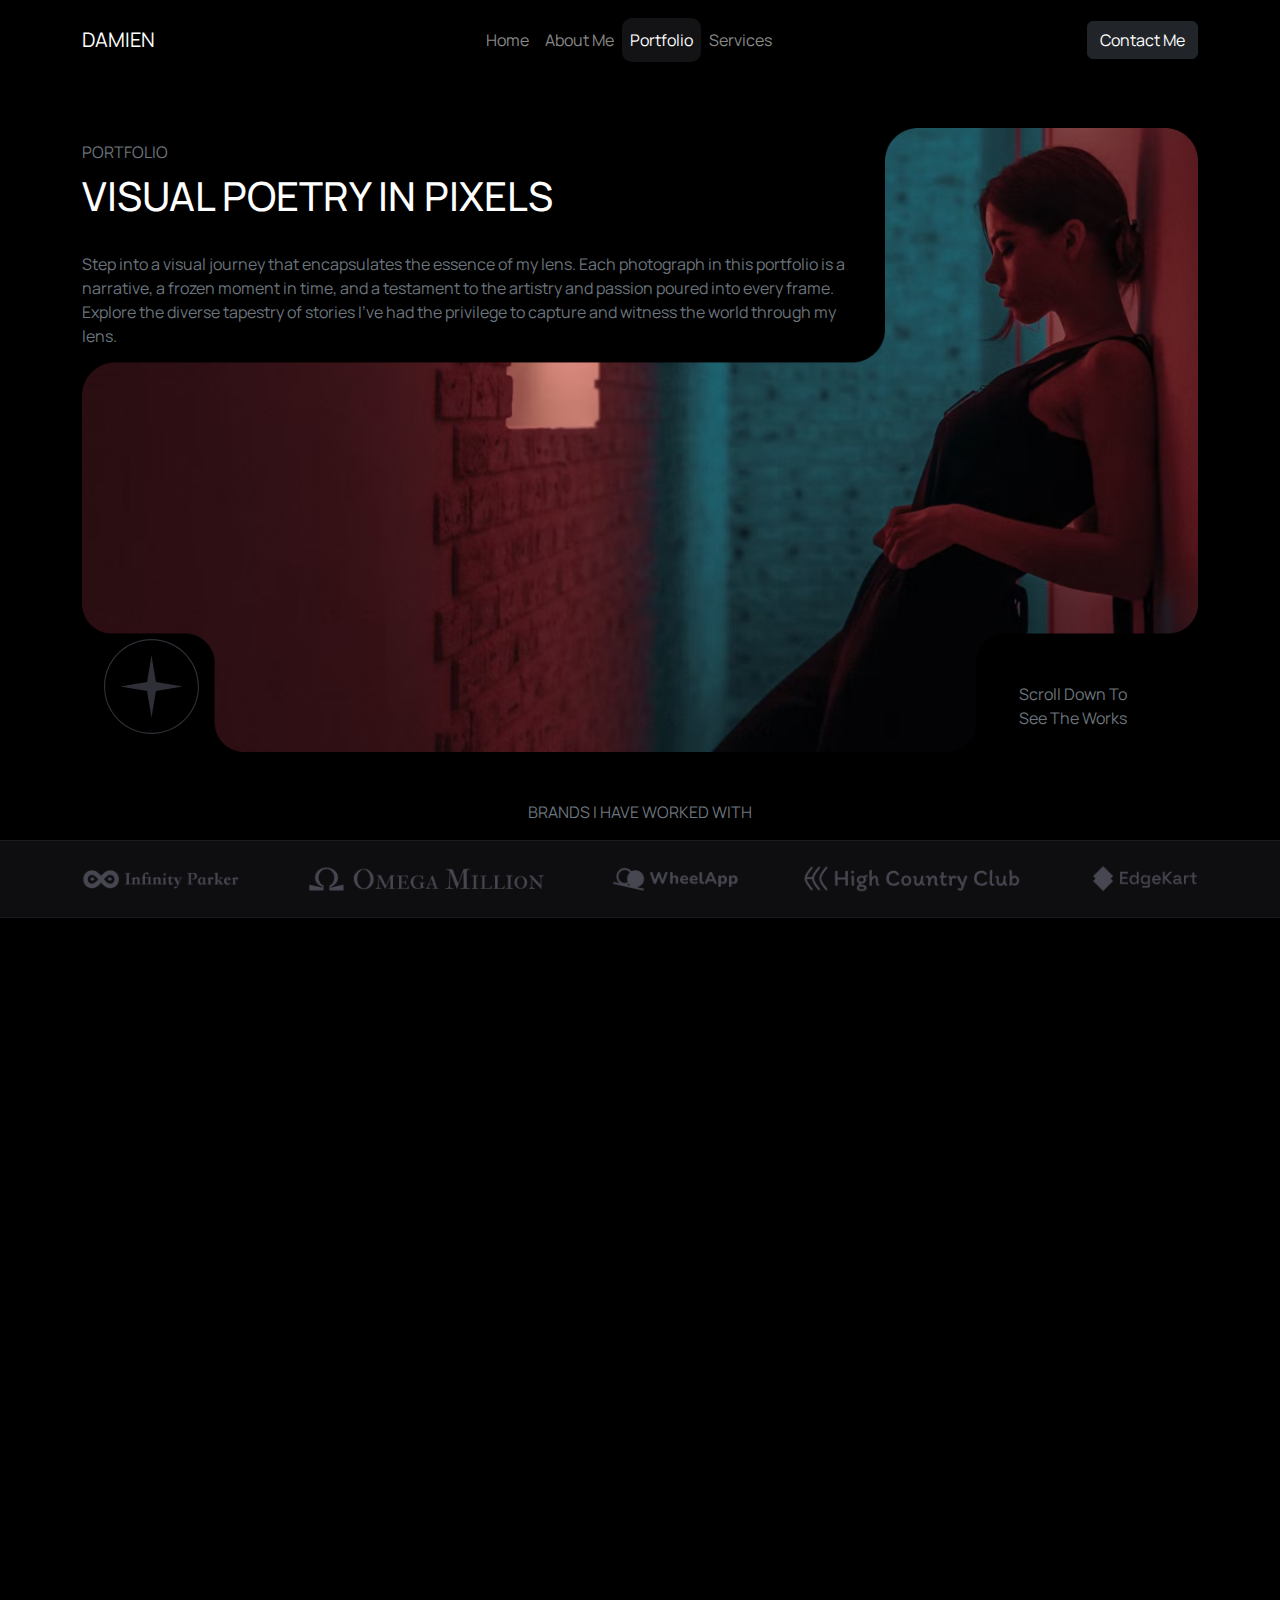
<file: portfolio.html>
<!doctype html>
<html lang="en">
  <head>
    <meta charset="utf-8">
    <meta name="viewport" content="width=device-width, initial-scale=1">
    <title>Damien-Portfolio Page</title>
    <link href="https://cdn.jsdelivr.net/npm/bootstrap@5.3.3/dist/css/bootstrap.min.css" rel="stylesheet" integrity="sha384-QWTKZyjpPEjISv5WaRU9OFeRpok6YctnYmDr5pNlyT2bRjXh0JMhjY6hW+ALEwIH" crossorigin="anonymous">
    <link rel="stylesheet" href="./assets/css/inimation.css">
    <link rel="stylesheet" href="./assets/css/portfolio.css">
  </head>
  <body>
    <!-- navbar-->
    <nav class="navbar navbar-expand-lg bg-black navbar-dark sticky-top pt-3 pb-3 animation-header">
              
        <div class="container">
          <a class="navbar-brand" href="#">DAMIEN</a>
          <button class="navbar-toggler" type="button" data-bs-toggle="collapse" data-bs-target="#navbarSupportedContent" aria-controls="navbarSupportedContent" aria-expanded="false" aria-label="Toggle navigation">
            <img src="./assets/img/home/bar.svg"  alt="">
          </button>
        
        <div class="collapse navbar-collapse" id="navbarSupportedContent">
          <ul class="navbar-nav  me-auto ms-auto mb-2 mb-lg-0 d-flex align-items-center">
            <li class="nav-item">
              <a class="nav-link" aria-current="page" href="index.html">Home</a>
            </li>
            <li class="nav-item">
              <a class="nav-link" href="about.html" >About Me</a>
            </li>
            <li class="nav-item">
              <a class="nav-link active" href="#">Portfolio</a>
            </li>
            <li class="nav-item">
              <a class="nav-link" href="service.html">Services</a>
            </li>
            <li class=" contact-res nav-item d-none ">
              <a class="nav-link " href="#">Contact Me</a>
            </li>
           
            
          </ul>
        </div>
       
        
        <div class="contact  ">
          <a href="#" class="btn btn-dark">Contact Me</a>
        </div>
      </div>
    </nav>
    <!-- end ndvbar-->




    <!-- start header-->
    <header class="py-5 animation-header">
        <div class="header-section container">
            <div class="img-header-portfolio position-relative">
                <div class="visual position-absolute d-flex flex-column gap-4 "">
                    <div class="port d-flex flex-column gap-2">
                        <span class="text-secondary text-uppercase">portfolio</span>
                        <h1 class="text-uppercase">Visual Poetry in Pixels</h1>
                    </div>
                    <p class="text-secondary">Step into a visual journey that encapsulates the essence of my lens. Each photograph in this portfolio is a narrative, a frozen moment in time, and a testament to the artistry and passion poured into every frame. Explore the diverse tapestry of stories I've had the privilege to capture and witness the world through my lens.</p>

                </div>
                <div class="logo position-absolute">
                    <img src="./assets/img/about/logo.svg" class="img-fluid" alt="">
                </div>
                <div class="para position-absolute ">
                    <p class="text-secondary w-75">Scroll Down To See The Works</p>
                </div>
                <img src="./assets/img/portfolio/portfolio-header.png"  class="img-fluid">
            </div>
            
            
        </div>
        <div class="brand py-5 w-100">
            <p class="text-secondary text-uppercase text-center">bRANDS i hAVE wORKED wITH</p>
            <img src="./assets/img/portfolio/brand.png" class=" w-100" alt="">
        </div>


        <div class="header-mobile container d-flex flex-column gap-5 d-none">
            <div class="img-at-mobile">
                <img src="./assets/img/portfolio/portfolio-mobile.png" class=" w-100" alt="">
            </div>
            <div class="visual py-3 d-flex flex-column gap-4 "">
                <div class="port d-flex flex-column gap-2">
                    <span class="text-secondary text-uppercase">portfolio</span>
                    <h1 class="text-uppercase">Visual Poetry in Pixels</h1>
                </div>
                <p class="text-secondary">Step into a visual journey that encapsulates the essence of my lens. Each photograph in this portfolio is a narrative, a frozen moment in time, and a testament to the artistry and passion poured into every frame. Explore the diverse tapestry of stories I've had the privilege to capture and witness the world through my lens.</p>

            </div>
            <div class="brand2">
                <p class="text-secondary text-uppercase text-center">bRANDS i hAVE wORKED wITH</p>
            <img src="./assets/img/portfolio/brand.png" class=" w-100" alt="">
            </div>
        </div>
    </header>
    <!-- end header-->




    <!-- start main-->
    <main>
      <section class="show container py-5">
        <div class="item-show py-5 animation">

        
        <div class="start d-flex justify-content-between align-items-center">
          <h2 class="text-secondary text-uppercase">Portraits Photography</h2>
          <div class="rows rounded-pill d-flex gap-2">
            <img src="./assets/img/home/leftArrow.svg"  alt="">
            <img src="./assets/img/home/rightArrow.svg" alt="">
          </div>
        </div>
        <div class="show-sec py-5 d-flex justify-content-between">
          <div class="show-item one">
            <div class="img-show">
              <img src="./assets/img/portfolio/resilen.png" class="w-100">
            </div>
            <div class="ex">

              <div class="show-view d-flex justify-content-between align-items-center py-3">
                <span class="fs-4">Faces of Resilience</span>
                <div class="view-proj d-flex align-items-center gap-1">
                  <span class="text-uppercase">View Project</span>
                  <img src="./assets/img/home/explore.svg" alt="">
                </div>
              </div>
              <div class="year">
              <span class="text-secondary ">March 2022</span>
              </div>
          </div>
        
          </div>
          <div class="show-item one">
            <div class="img-show">
              <img src="./assets/img/portfolio/girl.png" class="w-100">
            </div>
            <div class="ex">

              <div class="show-view d-flex justify-content-between align-items-center py-3">
                <span class="fs-4 text-light">Innocence Unveiled</span>
                <div class="view-proj d-flex align-items-center gap-1">
                  <span class="text-uppercase">View Project</span>
                  <img src="./assets/img/home/explore.svg" alt="">
                </div>
              </div>
              <div class="year">
              <span class="text-secondary ">January 2020</span>
              </div>
          </div>
        
          </div>
          <div class="show-item one">
            <div class="img-show">
              <img src="./assets/img/portfolio/elegens.png" class="w-100">
            </div>
            <div class="ex">

              <div class="show-view d-flex justify-content-between align-items-center py-3">
                <span class="fs-4">Elegance in Monochrom</span>
                <div class="view-proj d-flex align-items-center gap-1">
                  <span class="text-uppercase">View Project</span>
                  <img src="./assets/img/home/explore.svg" alt="">
                </div>
              </div>
              <div class="year">
              <span class="text-secondary ">January 2020</span>
              </div>
          </div>
        
          </div>
        </div>
        <div class="rows2   rounded-pill d-flex gap-2 d-none">
          <img src="./assets/img/home/leftArrow.svg" class="left-one" alt="">
          <img src="./assets/img/home/rightArrow.svg" class="right-one" alt="">
        </div>
      </div>
        <div class="item-show py-5 animation">

        
        <div class="start d-flex justify-content-between align-items-center">
          <h2 class="text-secondary text-uppercase">Events Photography</h2>
          <div class="rows rounded-pill d-flex gap-2">
            <img src="./assets/img/home/leftArrow.svg"  alt="">
            <img src="./assets/img/home/rightArrow.svg" alt="">
          </div>
        </div>
        <div class="show-sec py-5 d-flex justify-content-between">
          <div class="show-item two">
            <div class="img-show">
              <img src="./assets/img/portfolio/wedding.png" class="w-100">
            </div>
            <div class="ex">

              <div class="show-view d-flex justify-content-between align-items-center py-3">
                <span class="fs-4">A Wedding Tale</span>
                <div class="view-proj d-flex align-items-center gap-1">
                  <span class="text-uppercase">View Project</span>
                  <img src="./assets/img/home/explore.svg" alt="">
                </div>
              </div>
              <div class="year">
              <span class="text-secondary ">September 2021</span>
              </div>
          </div>
        
          </div>
          <div class="show-item two">
            <div class="img-show">
              <img src="./assets/img/portfolio/summit.png" class="w-100">
            </div>
            <div class="ex">

              <div class="show-view d-flex justify-content-between align-items-center py-3">
                <span class="fs-4 text-light ">Corporate Summit</span>
                <div class="view-proj d-flex align-items-center gap-1">
                  <span class="text-uppercase">View Project</span>
                  <img src="./assets/img/home/explore.svg" alt="">
                </div>
              </div>
              <div class="year">
              <span class="text-secondary ">November 2019</span>
              </div>
          </div>
        
          </div>
          <div class="show-item two">
            <div class="img-show">
              <img src="./assets/img/portfolio/colors.png" class="w-100">
            </div>
            <div class="ex">

              <div class="show-view d-flex justify-content-between align-items-center py-3">
                <span class="fs-4">Festival of Colors</span>
                <div class="view-proj d-flex align-items-center gap-1">
                  <span class="text-uppercase">View Project</span>
                  <img src="./assets/img/home/explore.svg" alt="">
                </div>
              </div>
              <div class="year">
              <span class="text-secondary ">March 2018</span>
              </div>
          </div>
        
          </div>
        </div>
        <div class="rows2  rounded-pill d-flex gap-2 d-none">
          <img src="./assets/img/home/leftArrow.svg" class="left-two" alt="">
          <img src="./assets/img/home/rightArrow.svg" class="right-two" alt="">
        </div>
      </div>
        <div class="item-show py-5 animation">

        
        <div class="start d-flex justify-content-between align-items-center">
          <h2 class="text-secondary text-uppercase m-0">Commercial Photography</h2>
          <div class="rows rounded-pill d-flex gap-2">
            <img src="./assets/img/home/leftArrow.svg"  alt="">
            <img src="./assets/img/home/rightArrow.svg" alt="">
          </div>
        </div>
        <div class="show-sec py-5 d-flex justify-content-between">
          <div class="show-item three">
            <div class="img-show">
              <img src="./assets/img/portfolio/product.png" class="w-100">
            </div>
            <div class="ex">

              <div class="show-view d-flex justify-content-between align-items-center py-3">
                <span class="fs-4">Product Elegance</span>
                <div class="view-proj d-flex align-items-center gap-1">
                  <span class="text-uppercase">View Project</span>
                  <img src="./assets/img/home/explore.svg" alt="">
                </div>
              </div>
              <div class="year">
              <span class="text-secondary ">August 2020</span>
              </div>
          </div>
        
          </div>
          <div class="show-item three">
            <div class="img-show">
              <img src="./assets/img/portfolio/brand-port.png" class="w-100">
            </div>
            <div class="ex">

              <div class="show-view d-flex justify-content-between align-items-center py-3">
                <span class="fs-4 text-light ">Brand Storytelling</span>
                <div class="view-proj d-flex align-items-center gap-1">
                  <span class="text-uppercase">View Project</span>
                  <img src="./assets/img/home/explore.svg" alt="">
                </div>
              </div>
              <div class="year">
              <span class="text-secondary ">May 2019</span>
              </div>
          </div>
        
          </div>
          <div class="show-item three">
            <div class="img-show">
              <img src="./assets/img/portfolio/food.png" class="w-100">
            </div>
            <div class="ex">

              <div class="show-view d-flex justify-content-between align-items-center py-3">
                <span class="fs-4">Culinary Delights</span>
                <div class="view-proj d-flex align-items-center gap-1">
                  <span class="text-uppercase">View Project</span>
                  <img src="./assets/img/home/explore.svg" alt="">
                </div>
              </div>
              <div class="year">
              <span class="text-secondary ">February 2017</span>
              </div>
          </div>
        
          </div>
        </div>
        <div class="rows2  rounded-pill d-flex gap-2 d-none">
          <img src="./assets/img/home/leftArrow.svg" class="left-three" alt="">
          <img src="./assets/img/home/rightArrow.svg" class="right-three" alt="">
        </div>
      </div>
      </section>
      <section class="question py-5 animation">
        <div class="first container d-flex flex-column gap-2">
          <span class="text-secondary">FAQ’s</span>
          <h3 class="text-uppercase">Frequently Asked Questions</h3>
        </div>  
        <div class="accordion container second2 d-flex  container " id="accordionExample">
            <div class="left  w-50">
              
            
              
              <div class="accordion-item bg-black text-light-emphasis">
                <h2 class="accordion-header">
                  <button class="accordion-button bg-black text-light text-uppercase" type="button" data-bs-toggle="collapse" data-bs-target="#collapseOne" aria-expanded="true" aria-controls="collapseOne">
                    What type of photography do you specialize in?
                  </button>
                </h2>
                <div id="collapseOne" class="accordion-collapse collapse show" data-bs-parent="#accordionExample">
                  <div class="accordion-body">
                    <p>I specialize in [Portrait, Landscape, Event, etc.] photography, capturing moments that tell unique stories.</p>
                  </div>
                </div>
              </div>
              <div class="accordion-item bg-black text-light-emphasis">
                <h2 class="accordion-header">
                  <button class="accordion-button collapsed bg-black text-light text-uppercase" type="button" data-bs-toggle="collapse" data-bs-target="#collapseTwo" aria-expanded="false" aria-controls="collapseTwo">
                    How can I book a photography session with you?
                  </button>
                </h2>
                <div id="collapseTwo" class="accordion-collapse collapse" data-bs-parent="#accordionExample">
                  <div class="accordion-body">
                    <p class="text-secondary">by hello im yazan , how are you ?</p>
                  </div>
                </div>
              </div>
              <div class="accordion-item bg-black text-light-emphasis">
                <h2 class="accordion-header">
                  <button class="accordion-button collapsed bg-black text-light text-uppercase" type="button" data-bs-toggle="collapse" data-bs-target="#collapseThree" aria-expanded="false" aria-controls="collapseThree">
                    What equipment do you use for your photography ?
                  </button>
                </h2>
                <div id="collapseThree" class="accordion-collapse collapse" data-bs-parent="#accordionExample">
                  <div class="accordion-body">
                    <p class="text-secondary">take a scroll and reverse it</p>
                  </div>
                </div>
              </div>
              <div class="accordion-item bg-black text-light-emphasis">
                <h2 class="accordion-header">
                  <button class="accordion-button collapsed bg-black text-light text-uppercase" type="button" data-bs-toggle="collapse" data-bs-target="#collapseFour" aria-expanded="false" aria-controls="collapseThree">
                    Can I request a specific location for a ?
                  </button>
                </h2>
                <div id="collapseFour" class="accordion-collapse collapse" data-bs-parent="#accordionExample">
                  <div class="accordion-body">
                    <p class="text-secondary">Qalqilia yes anyone can request from my location</p>
                  </div>
                </div>
              </div>
            </div>
            <div class="right  w-50">
              
            
            <div class="accordion container " id="accordionExample">
              
              <div class="accordion-item bg-black text-light-emphasis">
                <h2 class="accordion-header">
                  <button class="accordion-button collapsed bg-black text-light text-uppercase" type="button" data-bs-toggle="collapse" data-bs-target="#collapseFive" aria-expanded="false" aria-controls="collapseThree">
                    What is your editing process like?
                  </button>
                </h2>
                <div id="collapseFive" class="accordion-collapse collapse" data-bs-parent="#accordionExample">
                  <div class="accordion-body">
                    <p class="text-secondary">Qalqilia yes anyone can request from my location</p>
                  </div>
                </div>
              </div>
              <div class="accordion-item bg-black text-light-emphasis">
                <h2 class="accordion-header">
                  <button class="accordion-button collapsed bg-black text-light text-uppercase" type="button" data-bs-toggle="collapse" data-bs-target="#collapseSix" aria-expanded="false" aria-controls="collapseTwo">
                    Are digital files included in your photography packages?
                  </button>
                </h2>
                <div id="collapseSix" class="accordion-collapse collapse" data-bs-parent="#accordionExample">
                  <div class="accordion-body">
                    <p class="text-secondary">by hello im yazan , how are you ?</p>
                  </div>
                </div>
              </div>
              <div class="accordion-item bg-black text-light-emphasis">
                <h2 class="accordion-header">
                  <button class="accordion-button collapsed bg-black text-light text-uppercase" type="button" data-bs-toggle="collapse" data-bs-target="#collapseSeven" aria-expanded="false" aria-controls="collapseThree">
                    Do you offer prints of your photographs?
                  </button>
                </h2>
                <div id="collapseSeven" class="accordion-collapse collapse" data-bs-parent="#accordionExample">
                  <div class="accordion-body">
                    <p class="text-secondary">Yes, prints are available for purchase. Explore the 'Prints' section for more details on sizes and pricing.</p>
                  </div>
                </div>
              </div>
              <div class="accordion-item bg-black text-light-emphasis">
                <h2 class="accordion-header">
                  <button class="accordion-button collapsed bg-black text-light text-uppercase" type="button" data-bs-toggle="collapse" data-bs-target="#collapseEight" aria-expanded="false" aria-controls="collapseThree">
                    How long does it take to receive the edited photos after a session?
                  </button>
                </h2>
                <div id="collapseEight" class="accordion-collapse collapse" data-bs-parent="#accordionExample">
                  <div class="accordion-body">
                    <p class="text-secondary">no </p>
                  </div>
                </div>
              </div>
            </div>
          </div>
        </div>
              
      </section>
      <section class="testemonial animation">
        <div class=" first d-flex flex-wrap justify-content-between align-items-end mt-5 container ">
          <div class="about d-flex flex-column gap-3">
            <div class="about-2">
              <span class="text-uppercase text-secondary">Testimonials</span>
              <h3 class="text-uppercase">What My Clients Say</h3>
            </div>
            <div class="about-3 d-flex flex-column gap-1">
              <span class="text-secondary">Total Reviews</span>
              <span>323</span>
            </div>
        </div>
        <div class="know-move py-2 px-3 rounded d-flex align-items-center gap-3">
          <div class="arrows  rounded-pill  bg-black p-2 d-flex gap-2 ">
            <img src="./assets/img/home/leftArrow.svg" class="rounded-circle p-2 left-arrow " alt="">
            <img src="./assets/img/home/rightArrow.svg" class="rounded-circle p-2 right-arrow " alt="">
          </div>
          <button type="button" class="btn btn-dark">View All Testimonials -></button>
        </div>
      </div>
      <div class="testemonials-section container mt-5 d-flex justify-content-between" >
        <div class="testmnial-section   d-flex flex-wrap flex-column gap-4">
          <div class="name-testemonial d-flex align-items-center justify-content-between">
            <div class="information">
              <h4 class="fs-5">Yazan Sabri</h4>
              <span class="text-secondary">Palestine</span>
            </div>
            <div class="social bg-black rounded-pill p-1 d-flex gap-1">
              <img src="./assets/img/home/facebook.svg" alt="">
              <img src="./assets/img/home/twitter.svg" alt="">
              <img src="./assets/img/home/linkedIn.svg" alt="">
            </div>
          </div>
          <div class="star">
            <img src="./assets/img/home/star-test.svg" alt="">
            <img src="./assets/img/home/star-test.svg" alt="">
            <img src="./assets/img/home/star-test.svg" alt="">
            <img src="./assets/img/home/star-test.svg" alt="">
            <img src="./assets/img/home/star-test.svg" alt="">
          </div>
          <p>Damien's photography doesn't just capture moments; it captures emotions. Hes work is simply mesmerizing.</p>
        </div>
        <div class="testmnial-section  d-flex flex-wrap flex-column gap-4">
          <div class="name-testemonial d-flex align-items-center justify-content-between">
            <div class="information">
              <h4 class="fs-5">John Smith</h4>
              <span class="text-secondary">USA, California</span>
            </div>
            <div class="social bg-black rounded-pill p-1 d-flex ">
              <img src="./assets/img/home/facebook.svg" alt="">
              <img src="./assets/img/home/twitter.svg" alt="">
              <img src="./assets/img/home/linkedIn.svg" alt="">
            </div>
          </div>
          <div class="star">
            <img src="./assets/img/home/star-test.svg" alt="">
            <img src="./assets/img/home/star-test.svg" alt="">
            <img src="./assets/img/home/star-test.svg" alt="">
            <img src="./assets/img/home/star-test.svg" alt="">
            <img src="./assets/img/home/star-test.svg" alt="">
          </div>
          <p>Damien has an incredible talent for making every event feel effortless, and the results speak for themselves.</p>
        </div>
        <div class="testmnial-section   d-flex flex-wrap flex-column gap-4">
          <div class="name-testemonial d-flex align-items-center justify-content-between">
            <div class="information">
              <h4 class="fs-5">Samantha Davis</h4>
              <span class="text-secondary">USA, California</span>
            </div>
            <div class="social bg-black rounded-pill p-1 d-flex ">
              <img src="./assets/img/home/facebook.svg" alt="">
              <img src="./assets/img/home/twitter.svg" alt="">
              <img src="./assets/img/home/linkedIn.svg" alt="">
            </div>
          </div>
          <div class="star">
            <img src="./assets/img/home/star-test.svg" alt="">
            <img src="./assets/img/home/star-test.svg" alt="">
            <img src="./assets/img/home/star-test.svg" alt="">
            <img src="./assets/img/home/star-test.svg" alt="">
            <img src="./assets/img/home/star-test.svg" alt="">
          </div>
          <p>I was blown away by Damien's ability to capture the essence of our wedding day. Hes photographs are our memories.</p>
        </div>
        <div class="testmnial-section   d-flex flex-wrap flex-column gap-4 d-none">
          <div class="name-testemonial d-flex align-items-center justify-content-between">
            <div class="information">
              <h4 class="fs-5">Davis</h4>
              <span class="text-secondary">USA, California</span>
            </div>
            <div class="social bg-black rounded-pill p-1 d-flex ">
              <img src="./assets/img/home/facebook.svg" alt="">
              <img src="./assets/img/home/twitter.svg" alt="">
              <img src="./assets/img/home/linkedIn.svg" alt="">
            </div>
          </div>
          <div class="star">
            <img src="./assets/img/home/star-test.svg" alt="">
            <img src="./assets/img/home/star-test.svg" alt="">
            <img src="./assets/img/home/star-test.svg" alt="">
            <img src="./assets/img/home/star-test.svg" alt="">
            <img src="./assets/img/home/star-test.svg" alt="">
          </div>
          <p>I was blown away by Damien's ability to capture the essence of our wedding day. Hes photographs are our memories.</p>
        </div>
        <div class="testmnial-section   d-flex flex-wrap flex-column gap-4 d-none">
          <div class="name-testemonial d-flex align-items-center justify-content-between">
            <div class="information">
              <h4 class="fs-5">Samantha</h4>
              <span class="text-secondary">USA, California</span>
            </div>
            <div class="social bg-black rounded-pill p-1 d-flex ">
              <img src="./assets/img/home/facebook.svg" alt="">
              <img src="./assets/img/home/twitter.svg" alt="">
              <img src="./assets/img/home/linkedIn.svg" alt="">
            </div>
          </div>
          <div class="star">
            <img src="./assets/img/home/star-test.svg" alt="">
            <img src="./assets/img/home/star-test.svg" alt="">
            <img src="./assets/img/home/star-test.svg" alt="">
            <img src="./assets/img/home/star-test.svg" alt="">
            <img src="./assets/img/home/star-test.svg" alt="">
          </div>
          <p>I was blown away by Damien's ability to capture the essence of our wedding day. Hes photographs are our memories.</p>
        </div>
        
      </div>
      <div class="arrows2  rounded-pill  bg-black p-2 d-flex gap-2 d-none ">
        <img src="./assets/img/home/leftArrow.svg" class="rounded-circle p-2 left-arrow2  " alt="">
        <img src="./assets/img/home/rightArrow.svg" class="rounded-circle p-2 right-arrow2" alt="">
      </div>
      </section>
    </main>
    <!-- end main-->

      <!-- start footer -->
      <footer class="footer animation">
        <div class="img-cover d-flex justify-content-center container w-100">
          <img src="./assets/img/home/damien-cover.png" class="img-fluid" alt="">
        </div>
        <div class="img-tap mt-5 w-100">
          <img src="./assets/img/home/tape.png" class="w-100" alt="">
        </div>
        <div class="footer-section container d-flex ">
          
          <div class="footer-start  d-flex flex-column gap-5">
            <p class="text-uppercase text-secondary">A more meaningful home for photography</p>
            <div class="header-end d-flex flex-column ">
              <h2 class="d-flex align-items-center gap-1 fs-1">LET’S <span ><img src="./assets/img/home/arrow.svg" alt=""></span> </h2>
              <h2 class="fs-1">WORK TOGETHER</h2>
            </div>
          </div>
          <div class="footer-end  d-flex  justify-content-between flex-wrap">
          <div class="footer-item text-uppercase d-flex flex-column gap-4">
            <span class=" text-secondary">
              home
            </span>
            <ul class="d-flex flex-column gap-3">
              <li><a href="#">About Me</a></li>
              <li><a href="#">My Works</a></li>
              <li><a href="#">Testimonials</a></li>
            </ul>
           
            
          </div>
          <div class="footer-item  text-uppercase d-flex flex-column gap-4">
            <span class=" text-secondary">
              Clients
            </span>
            <ul class="d-flex flex-column gap-3">
              <li><a href="#">Klovesto</a></li>
              <li><a href="#">Nukeway</a></li>
              <li><a href="#">Cloven’s</a></li>
              <li><a href="#">MenVol</a></li>
            </ul>
           
            
          </div>
          <div class="footer-item text-uppercase d-flex flex-column gap-4">
            <span class=" text-secondary">
              Portfolio
            </span>
            <ul class="d-flex flex-column gap-3">
              <li><a href="#">Events</a></li>
              <li><a href="#">Portrait</a></li>
              <li><a href="#">Branding</a></li>
              <li><a href="#">Commerciale</a></li>
              <li><a href="#">Wedding</a></li>
            </ul>
           
            
          </div>
          <div class="footer-item text-uppercase d-flex flex-column gap-4">
            <span class=" text-secondary">
              Services
            </span>
            <ul class="d-flex flex-column gap-3">
              <li><a href="#">Portraits</a></li>
              <li><a href="#">Events</a></li>
              <li><a href="#">Commercial </a></li>
            </ul>
           
            
          </div>
        </div>
      </div>
      <div class="nav-footer p-3">
        <nav class="navbar-footer d-flex container justify-content-between w-100 align-items-center">
          <div class="nav-footer1 d-flex gap-2">
            <span class="text-secondary">Terms & Conditions</span>
            <img src="./assets/img/home/Line.svg" alt="">
            <span class="text-secondary">Privacy Policy</span>
          </div>
          <div class=" nav-footer1  social   rounded-pill p-1 d-flex gap-1">
            <img src="./assets/img/home/facebook.svg" alt="">
            <img src="./assets/img/home/twitter.svg" alt="">
            <img src="./assets/img/home/linkedIn.svg" alt="">
          </div>
          <div class="nav-footer1">
            <span class="text-secondary">© 2024 Damien Braun Photography. All rights reserved.</span>
          </div>
        </nav>
      </div>
      </footer>


      <!-- end footer -->
    <script src="https://cdn.jsdelivr.net/npm/bootstrap@5.3.3/dist/js/bootstrap.bundle.min.js" integrity="sha384-YvpcrYf0tY3lHB60NNkmXc5s9fDVZLESaAA55NDzOxhy9GkcIdslK1eN7N6jIeHz" crossorigin="anonymous"></script>
    <script src="./assets/js/inimation.js"></script>
    <script src="./assets/js/portfolio.js"></script>
  </body>
</html>
</file>
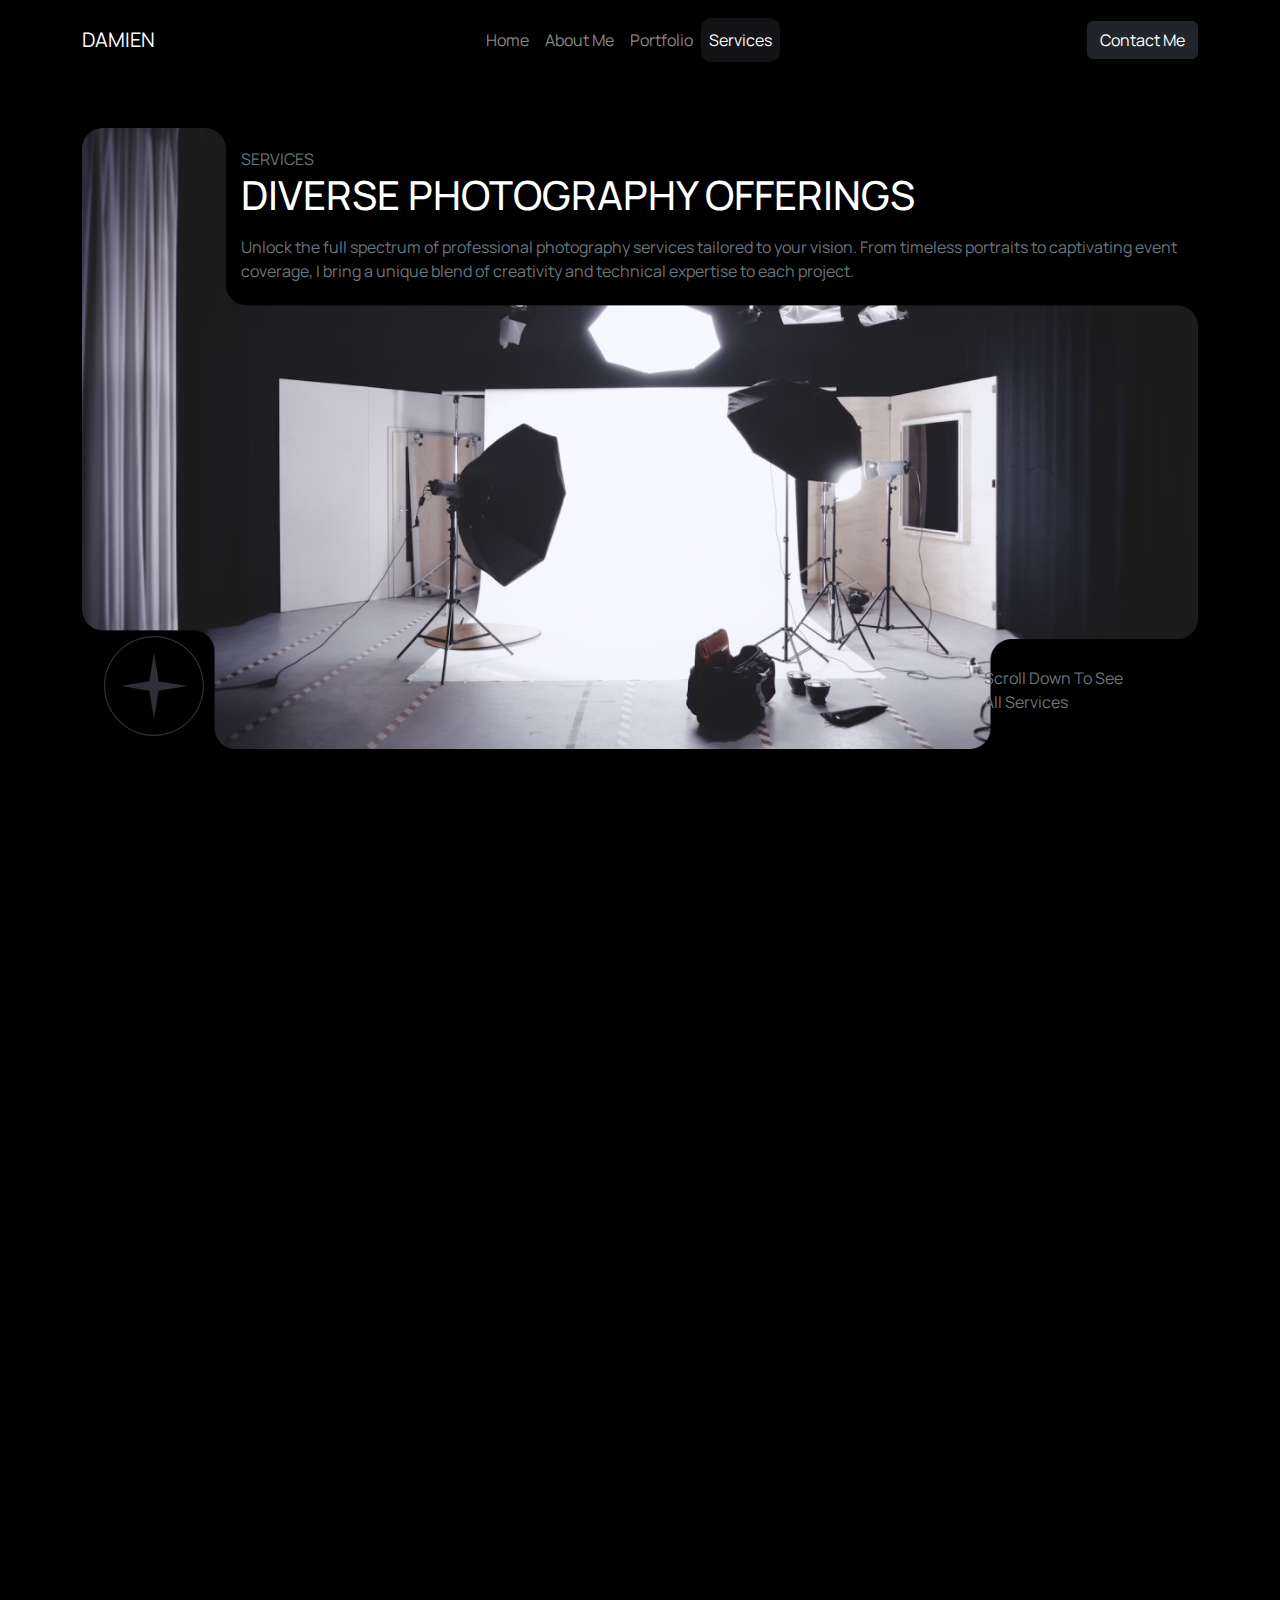
<file: service.html>
<!doctype html>
<html lang="en">
    <head>
        <meta charset="utf-8">
        <meta name="viewport" content="width=device-width, initial-scale=1">
        <title>Damien-Service Page</title>
        <link href="https://cdn.jsdelivr.net/npm/bootstrap@5.3.3/dist/css/bootstrap.min.css" rel="stylesheet" integrity="sha384-QWTKZyjpPEjISv5WaRU9OFeRpok6YctnYmDr5pNlyT2bRjXh0JMhjY6hW+ALEwIH" crossorigin="anonymous">
        <link rel="stylesheet" href="./assets/css/inimation.css">
        <link rel="stylesheet" href="./assets/css/service.css">
    </head>
    <body>
        <!-- navbar-->
        <nav class="navbar navbar-expand-lg bg-black navbar-dark sticky-top pt-3 pb-3 animation-header">
              
            <div class="container">
              <a class="navbar-brand" href="#">DAMIEN</a>
              <button class="navbar-toggler" type="button" data-bs-toggle="collapse" data-bs-target="#navbarSupportedContent" aria-controls="navbarSupportedContent" aria-expanded="false" aria-label="Toggle navigation">
                <img src="./assets/img/home/bar.svg"  alt="">
              </button>
            
            <div class="collapse navbar-collapse" id="navbarSupportedContent">
              <ul class="navbar-nav  me-auto ms-auto mb-2 mb-lg-0 d-flex align-items-center">
                <li class="nav-item">
                  <a class="nav-link" aria-current="page" href="index.html">Home</a>
                </li>
                <li class="nav-item">
                  <a class="nav-link" href="about.html" >About Me</a>
                </li>
                <li class="nav-item">
                  <a class="nav-link" href="portfolio.html">Portfolio</a>
                </li>
                <li class="nav-item">
                  <a class="nav-link active" href="#">Services</a>
                </li>
                <li class=" contact-res nav-item d-none ">
                  <a class="nav-link " href="#">Contact Me</a>
                </li>
               
                
              </ul>
            </div>
           
            
            <div class="contact  ">
              <a href="#" class="btn btn-dark">Contact Me</a>
            </div>
          </div>
        </nav>
        <!-- end ndvbar-->
        <!-- start header-->
        <header class="py-5 animation-header">
          <div class="img-service container position-relative">
            <div class="service position-absolute d-flex flex-column gap-2">
              <div class="ser-sec ">
                <span class="text-uppercase text-secondary">Services</span>
                <h1 class="text-uppercase">Diverse Photography Offerings</h1>
              </div>
              <p class="text-secondary ">Unlock the full spectrum of professional photography services tailored to your vision. From timeless portraits to captivating event coverage, I bring a unique blend of creativity and technical expertise to each project.</p>
            </div>
            <div class="logo position-absolute">
              <img src="./assets/img/about/logo.svg" class="" alt="">
            </div>
            <div class="para position-absolute">
              <p class="text-secondary">Scroll Down To See All Services</p>
            </div>

            <div class="img-header">
              <img src="./assets/img/service/header-service.png" class="img-fluid" alt="">
            </div>
          </div>


          <div class="img-service-mobile d-none container">
            <div class="img w-100">
              <img src="./assets/img/service/header-mobile.png" class="w-100">
            </div>
            <div class="ser w-100">
              <div class="ser2 py-3 ">
                <span class="text-uppercase text-secondary">Services</span>
                <h1 class="text-uppercase">Diverse Photography Offerings</h1>
              </div>
              <p class="text-secondary py-4 ">Unlock the full spectrum of professional photography services tailored to your vision. From timeless portraits to captivating event coverage, I bring a unique blend of creativity and technical expertise to each project.</p>

            </div>
          </div>
        </header>

        <!-- end header-->


        <!-- start main-->
        <main>
          <section class="photograph py-5  ">
            <div class="photo-section">
              <div class="first d-flex container align-items-center justify-content-between py-5 animation">

                <div class="left d-flex flex-column gap-3">
                  <h2 class="text-uppercase text-secondary">Portrait Photography</h2>
                  <p class="text-secondary">Our portrait photography service is all about showcasing your unique personality. Whether you need a professional headshot, a family portrait, or a personal photoshoot, we create images that reflect your true self. We work closely with you to bring out your best angles and expressions, ensuring every portrait tells your story.</p>
                  <div class="view-proj d-flex align-items-center gap-1">
                    <span class="text-uppercase">View Project</span>
                    <img src="./assets/img/home/explore.svg" alt="">
                  </div>
                </div>
                <div class="right position-relative">
                  <div class="img">
                    <img src="./assets/img/service/woman.png" class="img-fluid " alt="">
                  </div>
                  <div class="arrows  rounded-pill  bg-black p-2 d-flex gap-2 position-absolute ">
                    <img src="./assets/img/home/leftArrow.svg" class="rounded-circle p-2  " alt="">
                    <img src="./assets/img/home/rightArrow.svg" class="rounded-circle p-2 " alt="">
                  </div>
                </div>
              </div>
              <div class="second py-5 container animation">
                <div class="second-item d-flex justify-content-between align-items-center py-5">
                  <div class="session">
                    <h5>Individual Session</h5>
                    <div class="dolar d-flex gap-2 align-items-center">
                      <span class="fs-1">$250</span>
                      <div class="view-proj d-flex align-items-center gap-1">
                        <span class="text-uppercase">Book a Call</span>
                        <img src="./assets/img/home/explore.svg" alt="">
                      </div>
                    </div>
                  </div>
                  <div class="list d-flex flex-column gap-2">
                    <div class="list-item d-flex align-items-center gap-2">
                      <div class="img">
                        <img src="./assets/img/home/spider.svg" alt="">
                      </div>
                      <p class="text-uppercase m-0">Ideal for capturing your unique personality and style.</p>

                    </div>
                    <div class="list-item d-flex align-items-center gap-2">
                      <div class="img">
                        <img src="./assets/img/home/spider.svg" alt="">
                      </div>
                      <p class="text-uppercase m-0">Includes a 2-hour photoshoot and 20 professionally edited images.</p>

                    </div>
                    <div class="list-item d-flex align-items-center gap-2">
                      <div class="img">
                        <img src="./assets/img/home/spider.svg" alt="">
                      </div>
                      <p class="text-uppercase m-0">Additional images can be purchased at $10 each.</p>

                    </div>
                  </div>
                </div>
              </div>
              <div class="second py-5 container animation">
                <div class="second-item d-flex justify-content-between align-items-center py-5">
                  <div class="session">
                    <h5>Family Session</h5>
                    <div class="dolar d-flex gap-2 align-items-center">
                      <span class="fs-1">$400</span>
                      <div class="view-proj d-flex align-items-center gap-1">
                        <span class="text-uppercase">Book a Call</span>
                        <img src="./assets/img/home/explore.svg" alt="">
                      </div>
                    </div>
                  </div>
                  <div class="list d-flex flex-column gap-2">
                    <div class="list-item d-flex align-items-center gap-2">
                      <div class="img">
                        <img src="./assets/img/home/spider.svg" alt="">
                      </div>
                      <p class="text-uppercase m-0">Perfect for creating lasting memories with your loved ones.</p>

                    </div>
                    <div class="list-item d-flex align-items-center gap-2">
                      <div class="img">
                        <img src="./assets/img/home/spider.svg" alt="">
                      </div>
                      <p class="text-uppercase m-0">Includes a 3-hour photoshoot and 30 professionally edited images.</p>

                    </div>
                    <div class="list-item d-flex align-items-center gap-2">
                      <div class="img">
                        <img src="./assets/img/home/spider.svg" alt="">
                      </div>
                      <p class="text-uppercase m-0">Additional images can be purchased at $10 each.</p>

                    </div>
                  </div>
                </div>
              </div>
              <div class="second py-5 container animation">
                <div class="second-item d-flex justify-content-between align-items-center py-5">
                  <div class="session">
                    <h5>Couple Session</h5>
                    <div class="dolar d-flex gap-2 align-items-center">
                      <span class="fs-1">$300</span>
                      <div class="view-proj d-flex align-items-center gap-1">
                        <span class="text-uppercase">Book a Call</span>
                        <img src="./assets/img/home/explore.svg" alt="">
                      </div>
                    </div>
                  </div>
                  <div class="list d-flex flex-column gap-2">
                    <div class="list-item d-flex align-items-center gap-2">
                      <div class="img">
                        <img src="./assets/img/home/spider.svg" alt="">
                      </div>
                      <p class="text-uppercase m-0">Celebrate your love story with an intimate photoshoot.</p>

                    </div>
                    <div class="list-item d-flex align-items-center gap-2">
                      <div class="img">
                        <img src="./assets/img/home/spider.svg" alt="">
                      </div>
                      <p class="text-uppercase m-0">Includes a 2.5-hour photoshoot and 25 professionally edited images.</p>

                    </div>
                    <div class="list-item d-flex align-items-center gap-2">
                      <div class="img">
                        <img src="./assets/img/home/spider.svg" alt="">
                      </div>
                      <p class="text-uppercase m-0">Additional images can be purchased at $10 each.</p>

                    </div>
                  </div>
                </div>
              </div>
            </div>
            <div class="photo-section">
              <div class="first d-flex container align-items-center justify-content-between py-5 animation">

                <div class="left d-flex flex-column gap-3">
                  <h2 class="text-uppercase text-secondary">Events Photography</h2>
                  <p class="text-secondary">Our event photography service is dedicated to capturing the magic of your special occasions. Whether it's a wedding, corporate event, or milestone celebration, we're there to document every heartfelt moment. We blend into the background, ensuring natural and candid shots that reflect the emotions of the day.</p>
                  <div class="view-proj d-flex align-items-center gap-1">
                    <span class="text-uppercase">View Project</span>
                    <img src="./assets/img/home/explore.svg" alt="">
                  </div>
                </div>
                <div class="right position-relative">
                  <div class="img">
                    <img src="./assets/img/service/event.png" class="img-fluid " alt="">
                  </div>
                  <div class="arrows  rounded-pill  bg-black p-2 d-flex gap-2 position-absolute ">
                    <img src="./assets/img/home/leftArrow.svg" class="rounded-circle p-2  " alt="">
                    <img src="./assets/img/home/rightArrow.svg" class="rounded-circle p-2 " alt="">
                  </div>
                </div>
              </div>
              <div class="second py-5 container animation">
                <div class="second-item d-flex justify-content-between align-items-center py-5">
                  <div class="session">
                    <h5>Wedding Photography</h5>
                    <div class="dolar d-flex gap-2 align-items-center">
                      <span class="fs-1">$1500</span>
                      <div class="view-proj d-flex align-items-center gap-1">
                        <span class="text-uppercase">Book a Call</span>
                        <img src="./assets/img/home/explore.svg" alt="">
                      </div>
                    </div>
                  </div>
                  <div class="list d-flex flex-column gap-2">
                    <div class="list-item d-flex align-items-center gap-2">
                      <div class="img">
                        <img src="./assets/img/home/spider.svg" alt="">
                      </div>
                      <p class="text-uppercase m-0">Capture the magic of your special day.</p>

                    </div>
                    <div class="list-item d-flex align-items-center gap-2">
                      <div class="img">
                        <img src="./assets/img/home/spider.svg" alt="">
                      </div>
                      <p class="text-uppercase m-0">Includes full-day coverage, a second photographer, and 300+ professionally edited images.</p>

                    </div>
                    <div class="list-item d-flex align-items-center gap-2">
                      <div class="img">
                        <img src="./assets/img/home/spider.svg" alt="">
                      </div>
                      <p class="text-uppercase m-0">Customizable packages are available to suit your specific wedding needs.</p>

                    </div>
                  </div>
                </div>
              </div>
              <div class="second py-5 container animation">
                <div class="second-item d-flex justify-content-between align-items-center py-5">
                  <div class="session">
                    <h5>Party Coverage</h5>
                    <div class="dolar d-flex gap-2 align-items-center">
                      <span class="fs-1">$800</span>
                      <div class="view-proj d-flex align-items-center gap-1">
                        <span class="text-uppercase">Book a Call</span>
                        <img src="./assets/img/home/explore.svg" alt="">
                      </div>
                    </div>
                  </div>
                  <div class="list d-flex flex-column gap-2">
                    <div class="list-item d-flex align-items-center gap-2">
                      <div class="img">
                        <img src="./assets/img/home/spider.svg" alt="">
                      </div>
                      <p class="text-uppercase m-0">Preserve the fun and excitement of your event.</p>

                    </div>
                    <div class="list-item d-flex align-items-center gap-2">
                      <div class="img">
                        <img src="./assets/img/home/spider.svg" alt="">
                      </div>
                      <p class="text-uppercase m-0">Includes up to 4 hours of coverage and 150+ professionally edited images.</p>

                    </div>
                    <div class="list-item d-flex align-items-center gap-2">
                      <div class="img">
                        <img src="./assets/img/home/spider.svg" alt="">
                      </div>
                      <p class="text-uppercase m-0">Additional hours can be added at $150 per hour.</p>

                    </div>
                  </div>
                </div>
              </div>
              <div class="second py-5 container animation">
                <div class="second-item d-flex justify-content-between align-items-center py-5">
                  <div class="session">
                    <h5>Corporate Events</h5>
                    <div class="dolar d-flex gap-5 align-items-center">
                      <span class="fs-1 w-25">Custom
                        Pricing</span>
                      <div class="view-proj d-flex align-items-center gap-1">
                        <span class="text-uppercase">Book a Call</span>
                        <img src="./assets/img/home/explore.svg" alt="">
                      </div>
                    </div>
                  </div>
                  <div class="list d-flex flex-column gap-2">
                    <div class="list-item d-flex align-items-center gap-2">
                      <div class="img">
                        <img src="./assets/img/home/spider.svg" alt="">
                      </div>
                      <p class="text-uppercase m-0">Tailored solutions for corporate gatherings, conferences, and seminars.</p>

                    </div>
                    <div class="list-item d-flex align-items-center gap-2">
                      <div class="img">
                        <img src="./assets/img/home/spider.svg" alt="">
                      </div>
                      <p class="text-uppercase m-0">Contact us for a personalized quote based on your event's requirements.</p>

                    </div>
                   
                  </div>
                </div>
              </div>
            </div>
            <div class="photo-section">
              <div class="first d-flex container align-items-center justify-content-between py-5 animation">

                <div class="left d-flex flex-column gap-3">
                  <h2 class="text-uppercase text-secondary">Commercial Photography</h2>
                  <p class="text-secondary">In the world of business, a compelling image can make all the difference. Our commercial photography service is designed to enhance your brand's visual identity. We create striking images for your products, services, and marketing campaigns that leave a lasting impact on your audience.</p>
                  <div class="view-proj d-flex align-items-center gap-1">
                    <span class="text-uppercase">View Project</span>
                    <img src="./assets/img/home/explore.svg" alt="">
                  </div>
                </div>
                <div class="right position-relative">
                  <div class="img">
                    <img src="./assets/img/service/cammirecal.png" class="img-fluid " alt="">
                  </div>
                  <div class="arrows  rounded-pill  bg-black p-2 d-flex gap-2 position-absolute ">
                    <img src="./assets/img/home/leftArrow.svg" class="rounded-circle p-2  " alt="">
                    <img src="./assets/img/home/rightArrow.svg" class="rounded-circle p-2 " alt="">
                  </div>
                </div>
              </div>
              <div class="second py-5 container animation">
                <div class="second-item d-flex justify-content-between align-items-center py-5">
                  <div class="session">
                    <h5>Product Photography</h5>
                    <div class="dolar d-flex gap-2 align-items-center">
                      <span class="fs-1">$500</span>
                      <div class="view-proj d-flex align-items-center gap-1">
                        <span class="text-uppercase">Book a Call</span>
                        <img src="./assets/img/home/explore.svg" alt="">
                      </div>
                    </div>
                  </div>
                  <div class="list d-flex flex-column gap-2">
                    <div class="list-item d-flex align-items-center gap-2">
                      <div class="img">
                        <img src="./assets/img/home/spider.svg" alt="">
                      </div>
                      <p class="text-uppercase m-0">Showcase your products in the best light.</p>

                    </div>
                    <div class="list-item d-flex align-items-center gap-2">
                      <div class="img">
                        <img src="./assets/img/home/spider.svg" alt="">
                      </div>
                      <p class="text-uppercase m-0">Includes a half-day photoshoot, 20 professionally edited product images, and high-resolution files.</p>

                    </div>
                    <div class="list-item d-flex align-items-center gap-2">
                      <div class="img">
                        <img src="./assets/img/home/spider.svg" alt="">
                      </div>
                      <p class="text-uppercase m-0">Additional images can be purchased at $20 each.</p>

                    </div>
                  </div>
                </div>
              </div>
              <div class="second py-5 container animation">
                <div class="second-item d-flex justify-content-between align-items-center py-5">
                  <div class="session">
                    <h5>Real Estate Photography</h5>
                    <div class="dolar d-flex gap-2 align-items-center">
                      <span class="fs-1">$700</span>
                      <div class="view-proj d-flex align-items-center gap-1">
                        <span class="text-uppercase">Book a Call</span>
                        <img src="./assets/img/home/explore.svg" alt="">
                      </div>
                    </div>
                  </div>
                  <div class="list d-flex flex-column gap-2">
                    <div class="list-item d-flex align-items-center gap-2">
                      <div class="img">
                        <img src="./assets/img/home/spider.svg" alt="">
                      </div>
                      <p class="text-uppercase m-0">Highlight the beauty of your properties.</p>

                    </div>
                    <div class="list-item d-flex align-items-center gap-2">
                      <div class="img">
                        <img src="./assets/img/home/spider.svg" alt="">
                      </div>
                      <p class="text-uppercase m-0">Includes interior and exterior shots, a 2-hour photoshoot, and 25 professionally edited images.</p>

                    </div>
                    <div class="list-item d-flex align-items-center gap-2">
                      <div class="img">
                        <img src="./assets/img/home/spider.svg" alt="">
                      </div>
                      <p class="text-uppercase m-0">Additional images can be purchased at $20 each.</p>

                    </div>
                  </div>
                </div>
              </div>
              <div class="second py-5 container animation">
                <div class="second-item d-flex justify-content-between align-items-center py-5">
                  <div class="session">
                    <h5>Brand Photography</h5>
                    <div class="dolar d-flex gap-5 align-items-center">
                      <span class="fs-1 w-25">Custom
                        Pricing</span>
                      <div class="view-proj d-flex align-items-center gap-1">
                        <span class="text-uppercase">Book a Call</span>
                        <img src="./assets/img/home/explore.svg" alt="">
                      </div>
                    </div>
                  </div>
                  <div class="list d-flex flex-column gap-2">
                    <div class="list-item d-flex align-items-center gap-2">
                      <div class="img">
                        <img src="./assets/img/home/spider.svg" alt="">
                      </div>
                      <p class="text-uppercase m-0">Craft a visual narrative that aligns with your brand identity.</p>

                    </div>
                    <div class="list-item d-flex align-items-center gap-2">
                      <div class="img">
                        <img src="./assets/img/home/spider.svg" alt="">
                      </div>
                      <p class="text-uppercase m-0">Contact us to discuss your brand photography needs and receive a personalized quote.</p>

                    </div>
                   
                  </div>
                </div>
              </div>
            </div>
          </section>
          <section class="question py-5 animation">
            <div class="first1 container d-flex flex-column gap-2">
              <span class="text-secondary">FAQ’s</span>
              <h3 class="text-uppercase">Frequently Asked Questions</h3>
            </div>  
            <div class="accordion container second2 d-flex  container " id="accordionExample">
                <div class="left  w-50">
                  
                
                  
                  <div class="accordion-item bg-black text-light-emphasis">
                    <h2 class="accordion-header">
                      <button class="accordion-button bg-black text-light text-uppercase" type="button" data-bs-toggle="collapse" data-bs-target="#collapseOne" aria-expanded="true" aria-controls="collapseOne">
                        What type of photography do you specialize in?
                      </button>
                    </h2>
                    <div id="collapseOne" class="accordion-collapse collapse show" data-bs-parent="#accordionExample">
                      <div class="accordion-body">
                        <p>I specialize in [Portrait, Landscape, Event, etc.] photography, capturing moments that tell unique stories.</p>
                      </div>
                    </div>
                  </div>
                  <div class="accordion-item bg-black text-light-emphasis">
                    <h2 class="accordion-header">
                      <button class="accordion-button collapsed bg-black text-light text-uppercase" type="button" data-bs-toggle="collapse" data-bs-target="#collapseTwo" aria-expanded="false" aria-controls="collapseTwo">
                        How can I book a photography session with you?
                      </button>
                    </h2>
                    <div id="collapseTwo" class="accordion-collapse collapse" data-bs-parent="#accordionExample">
                      <div class="accordion-body">
                        <p class="text-secondary">by hello im yazan , how are you ?</p>
                      </div>
                    </div>
                  </div>
                  <div class="accordion-item bg-black text-light-emphasis">
                    <h2 class="accordion-header">
                      <button class="accordion-button collapsed bg-black text-light text-uppercase" type="button" data-bs-toggle="collapse" data-bs-target="#collapseThree" aria-expanded="false" aria-controls="collapseThree">
                        What equipment do you use for your photography ?
                      </button>
                    </h2>
                    <div id="collapseThree" class="accordion-collapse collapse" data-bs-parent="#accordionExample">
                      <div class="accordion-body">
                        <p class="text-secondary">take a scroll and reverse it</p>
                      </div>
                    </div>
                  </div>
                  <div class="accordion-item bg-black text-light-emphasis">
                    <h2 class="accordion-header">
                      <button class="accordion-button collapsed bg-black text-light text-uppercase" type="button" data-bs-toggle="collapse" data-bs-target="#collapseFour" aria-expanded="false" aria-controls="collapseThree">
                        Can I request a specific location for a ?
                      </button>
                    </h2>
                    <div id="collapseFour" class="accordion-collapse collapse" data-bs-parent="#accordionExample">
                      <div class="accordion-body">
                        <p class="text-secondary">Qalqilia yes anyone can request from my location</p>
                      </div>
                    </div>
                  </div>
                </div>
                <div class="right  w-50">
                  
                
                <div class="accordion container " id="accordionExample">
                  
                  <div class="accordion-item bg-black text-light-emphasis">
                    <h2 class="accordion-header">
                      <button class="accordion-button collapsed bg-black text-light text-uppercase" type="button" data-bs-toggle="collapse" data-bs-target="#collapseFive" aria-expanded="false" aria-controls="collapseThree">
                        What is your editing process like?
                      </button>
                    </h2>
                    <div id="collapseFive" class="accordion-collapse collapse" data-bs-parent="#accordionExample">
                      <div class="accordion-body">
                        <p class="text-secondary">Qalqilia yes anyone can request from my location</p>
                      </div>
                    </div>
                  </div>
                  <div class="accordion-item bg-black text-light-emphasis">
                    <h2 class="accordion-header">
                      <button class="accordion-button collapsed bg-black text-light text-uppercase" type="button" data-bs-toggle="collapse" data-bs-target="#collapseSix" aria-expanded="false" aria-controls="collapseTwo">
                        Are digital files included in your photography packages?
                      </button>
                    </h2>
                    <div id="collapseSix" class="accordion-collapse collapse" data-bs-parent="#accordionExample">
                      <div class="accordion-body">
                        <p class="text-secondary">by hello im yazan , how are you ?</p>
                      </div>
                    </div>
                  </div>
                  <div class="accordion-item bg-black text-light-emphasis">
                    <h2 class="accordion-header">
                      <button class="accordion-button collapsed bg-black text-light text-uppercase" type="button" data-bs-toggle="collapse" data-bs-target="#collapseSeven" aria-expanded="false" aria-controls="collapseThree">
                        Do you offer prints of your photographs?
                      </button>
                    </h2>
                    <div id="collapseSeven" class="accordion-collapse collapse" data-bs-parent="#accordionExample">
                      <div class="accordion-body">
                        <p class="text-secondary">Yes, prints are available for purchase. Explore the 'Prints' section for more details on sizes and pricing.</p>
                      </div>
                    </div>
                  </div>
                  <div class="accordion-item bg-black text-light-emphasis">
                    <h2 class="accordion-header">
                      <button class="accordion-button collapsed bg-black text-light text-uppercase" type="button" data-bs-toggle="collapse" data-bs-target="#collapseEight" aria-expanded="false" aria-controls="collapseThree">
                        How long does it take to receive the edited photos after a session?
                      </button>
                    </h2>
                    <div id="collapseEight" class="accordion-collapse collapse" data-bs-parent="#accordionExample">
                      <div class="accordion-body">
                        <p class="text-secondary">no </p>
                      </div>
                    </div>
                  </div>
                </div>
              </div>
            </div>
                  
          </section>
        </main>
        <!-- end main-->

         <!-- start footer -->
      <footer class="footer animation">
        <div class="img-cover d-flex justify-content-center container w-100">
          <img src="./assets/img/home/damien-cover.png" class="img-fluid" alt="">
        </div>
        <div class="img-tap mt-5 w-100">
          <img src="./assets/img/home/tape.png" class="w-100" alt="">
        </div>
        <div class="footer-section container d-flex ">
          
          <div class="footer-start  d-flex flex-column gap-5">
            <p class="text-uppercase text-secondary">A more meaningful home for photography</p>
            <div class="header-end d-flex flex-column ">
              <h2 class="d-flex align-items-center gap-1 fs-1">LET’S <span ><img src="./assets/img/home/arrow.svg" alt=""></span> </h2>
              <h2 class="fs-1">WORK TOGETHER</h2>
            </div>
          </div>
          <div class="footer-end  d-flex  justify-content-between flex-wrap">
          <div class="footer-item text-uppercase d-flex flex-column gap-4">
            <span class=" text-secondary">
              home
            </span>
            <ul class="d-flex flex-column gap-3">
              <li><a href="#">About Me</a></li>
              <li><a href="#">My Works</a></li>
              <li><a href="#">Testimonials</a></li>
            </ul>
           
            
          </div>
          <div class="footer-item  text-uppercase d-flex flex-column gap-4">
            <span class=" text-secondary">
              Clients
            </span>
            <ul class="d-flex flex-column gap-3">
              <li><a href="#">Klovesto</a></li>
              <li><a href="#">Nukeway</a></li>
              <li><a href="#">Cloven’s</a></li>
              <li><a href="#">MenVol</a></li>
            </ul>
           
            
          </div>
          <div class="footer-item text-uppercase d-flex flex-column gap-4">
            <span class=" text-secondary">
              Portfolio
            </span>
            <ul class="d-flex flex-column gap-3">
              <li><a href="#">Events</a></li>
              <li><a href="#">Portrait</a></li>
              <li><a href="#">Branding</a></li>
              <li><a href="#">Commerciale</a></li>
              <li><a href="#">Wedding</a></li>
            </ul>
           
            
          </div>
          <div class="footer-item text-uppercase d-flex flex-column gap-4">
            <span class=" text-secondary">
              Services
            </span>
            <ul class="d-flex flex-column gap-3">
              <li><a href="#">Portraits</a></li>
              <li><a href="#">Events</a></li>
              <li><a href="#">Commercial </a></li>
            </ul>
           
            
          </div>
        </div>
      </div>
      <div class="nav-footer p-3">
        <nav class="navbar-footer d-flex container justify-content-between w-100 align-items-center">
          <div class="nav-footer1 d-flex gap-2">
            <span class="text-secondary">Terms & Conditions</span>
            <img src="./assets/img/home/Line.svg" alt="">
            <span class="text-secondary">Privacy Policy</span>
          </div>
          <div class=" nav-footer1  social   rounded-pill p-1 d-flex gap-1">
            <img src="./assets/img/home/facebook.svg" alt="">
            <img src="./assets/img/home/twitter.svg" alt="">
            <img src="./assets/img/home/linkedIn.svg" alt="">
          </div>
          <div class="nav-footer1">
            <span class="text-secondary">© 2024 Damien Braun Photography. All rights reserved.</span>
          </div>
        </nav>
      </div>
      </footer>


      <!-- end footer -->
        <script src="./assets/js/inimation.js"></script>
        <script src="https://cdn.jsdelivr.net/npm/bootstrap@5.3.3/dist/js/bootstrap.bundle.min.js" integrity="sha384-YvpcrYf0tY3lHB60NNkmXc5s9fDVZLESaAA55NDzOxhy9GkcIdslK1eN7N6jIeHz" crossorigin="anonymous"></script>
    </body>
</html>
</file>
<file: assets/css/inimation.css>
.animation-header{
    opacity: 0;
    transition: opacity 2s ease-out, transform 2s ease-out;
}

.animation-header.visible {
    opacity: 1;
  }

.animation {
    opacity: 0;
    transform: translateY(100px);
    transition: opacity 1s ease-out, transform 1s ease-out;
  }

  .animation.visible {
    opacity: 1;
    transform: translateY(0);
  }
</file>
<file: assets/css/main.css>
@import url('https://fonts.googleapis.com/css2?family=Manrope:wght@200..800&display=swap');
:root{
    --mainfont: "Manrope", sans-serif;
}

body{
    
   background-color:#000;
   color: #fff;
   font-family: var(--mainfont);
}

a{
    text-decoration: none;
}
.nav-link.active{
    background-color: #131316;
    border-radius: 10px;
    padding:10px 20px;
}
nav .contact{
   padding: 5px 0;

}

nav .contact a{
    color: #fff;

}

/*start media header*/
@media  screen and (max-width:992px){
        .small{
            
            gap: 20px;
        }
        nav .contact{
           display: none;
        }
        .navbar-nav{
            align-items: start !important;
            gap: 8px;
        }
        .contact-res{
            display: flex !important;
        }
        .nav-link.active{
            padding: 0px;
            background: transparent;
        }
        .navbar-brand{
            margin-bottom: 12px;
        }
        .navbar>.container{
            align-items: start !important;
        }

}
/*end media header*/


/*start about section*/









.image{
    width: calc((53% - 20px) );
}
.information{
    width: calc((47% - 20px) );
}
.cv button{
    padding: 10px 35px;
}

/*end about section*/


/* media about*/
@media screen and (max-width:992px){
    .image{
        width: 100%;
    }
    .information{
        
        width: 100%;
        flex-direction: row !important;
        margin-top: 10px;
        gap: 40px !important;
    }
    .first{
        width: calc(100% );
        padding: 0 !important;
    }
    .end{
        width: calc(45% );
        padding: 0 !important;
        

    }
    .social-media{
        gap: 10px;
    }
    .cv button{
        width: 100%;
    }
    .contact-resp{
        width: 50%;
    }
    
}
@media screen and (max-width:768px){
    .information{
        flex-direction: column !important;
    }
    .first{
        width: 100%;
        
    }
    .end{
        width: 100%;
        
    }
    
   
}
@media screen and (max-width:531px){
    .contact-me{
        flex-direction: column;
    gap: 15px;
    }
    
   .cv{
    width: 100%;
   }
}
@media screen and (max-width:430px){
   .about-damien .first{
    flex-direction: column !important;
    align-items: start !important;
   }
   .about{
    padding-left: 1rem !important;
   }
}
/*end media about*/




/*start service section*/
.photograph-service{
    margin-top: 150px;
}
.photograph-service .first{
    margin-bottom: 100px !important;
}

.arrows img{
    background-color: #1C1C21;
    
    
}
.arrows {
    border: 1px solid #131316;
}
.arrows2 img{
    background-color: #1C1C21;
    
    
}
.arrows2 {
    border: 1px solid #131316;
}
.service-highlite h3{
    color: #CACACE;
}
.event{
    width: calc(50%);
    
}
.event-q h2 span img{
    background-color: #4A2CED;
    cursor: pointer;
}
.highlite-in{
    align-items: baseline;
}
.highlite-in span{
    color: #AFB0B6;
}
.image{
    width: calc(48%);
}
.highlite-in{
    background-color: #000;
    border :1px solid #131316;
    border-radius: 5px;
    
}

/* end service section*/



/*media service*/
@media screen and (max-width:996px){
    .second{
        flex-direction: column-reverse;
        gap: 50px !important;
    }
    .image{
        text-align: center;
        width: 100%;
    }
    .event{
        width: 100%;
    }
}
@media screen and (max-width:500px) {
    .arrows{
        display: none !important;
    }
    .arrows2{
        display: flex !important;
       
        width: fit-content;
        margin: auto;
        margin-top: 20px ;
        
    }
}

/*end media service*/

/*start explore section*/
.photography-explore{
    margin-bottom: 100px;
}
.explore{
    margin-top: 200px;
    
}

.photo-explore{
    width: calc(31%);
}
.view .ex{
    box-shadow: 0 1px 2px rgba(84, 80, 80, 0.3);
    padding: 0 5px;
    cursor: pointer;
}
.explore .photography-explore .photo-explore.none1{
    display: none !important;
}
 .explore .photography-explore .photo-explore.active1{
    display: block !important;
}
/* end explore section*/

/*media explore*/
@media screen and (max-width:992px)  {
    .photography-explore{
        flex-direction: column;
    }
    .photo-explore{
        width: 100% !important;
    }
    .img-explore img{
        width: 100%;
    }
}
@media screen and (max-width:744px)  {
    .photography-explore .photo-explore:nth-child(2)
    ,.photography-explore .photo-explore:nth-child(3){
        display: none !important;
    }
}
@media screen and (max-width:500px) {
    .arrows{
        display: none !important;
    }
    .arrows2{
        display: flex !important;
       
        width: fit-content;
        margin: auto;
        margin-top: 20px ;
        
    }
}

/* end media explore*/
/*start question section*/
.accordion-button{
    padding: 40px 10px;
    
}
.accordion-button:not(.collapsed){
    background-color: #1C1C21 ;
}
.accordion.container{
    padding: 0 !important;
}
.second2{
    margin-top: 50px;
}
.social{
    gap: 3px;

}
.social img{
    cursor: pointer;
}


/*end question section*/
/*media question*/

@media screen and (max-width:968px){
    .second2{
        flex-direction: column;
    }   
    .left{
        width: 100% !important;
        
    } 
    .right{
        width: 100% !important;
    }
}
/*end media question*/


/* testemonial section*/
.testmnial-section{
    position: relative;
    border-radius: 7px;
    background-color: #0E0E10;
    z-index: 1;
    padding: 15px 25px;
    width: 32%;
    
}

.testmnial-section::after{
    content: '';
    top: 0;
    right: 0;
    position: absolute;
    border-right: 100px solid #1C1C21;
    border-left: 102px solid transparent;
    border-top: 120px solid #1C1C21;
    border-bottom: 100px solid transparent;
    z-index: -1;
}
.testmnial-section::before{
    content: '';
    bottom: 0;
    left: 0;
    position: absolute;
    border-right: 100px solid transparent;
    border-left: 102px solid #1C1C21;
    border-top: 120px solid transparent;
    border-bottom: 100px solid #1C1C21;
    z-index: -3;
}
.social{
    gap: 3px !important;
}

/* end testemonial section*/



/* media testemonial*/
@media screen and (max-width: 1100px){
    .testemonials-section{
        flex-direction: column;
        gap: 12px;
    }
    .testmnial-section{
        width: 100%;
        margin: auto;
    }
}
@media screen and (max-width: 745px){
    .arrows{
        display: none !important;
    }
    .arrows2{
        display: flex !important;
        width: fit-content;
        margin: auto;
        margin-top: 20px;
        
    }
    .testemonials-section .testmnial-section:nth-child(2){
        display: none !important;

    }
    .testemonials-section .testmnial-section:nth-child(3){
        display: none !important;

    }
   
}

/* end media testemonial*/



/*start footer*/
.footer{
    margin-top: 150px;
}
.footer-section{
    width: 100%;
}
.footer-start{
    padding: 60px 40px;
    margin-top: 100px;
    width: calc(38%);
    border: 1px solid #1C1C21;
    
}
.footer-end{
    border: 1px solid #1C1C21;
    padding: 60px 40px;
    margin-top: 100px;
    width: calc(62%);
}
.nav-footer{
    background-color: #000;
}
.nav-footer1.social{
   background-color: #0f0f0f;
}
ul{
    list-style: none;
    margin: 0;
    padding: 0;
}

a{
    text-decoration: none;
    color: #Fff;
}
.footer-item ul li{
    box-shadow: 0 1px 2px rgba(255, 255, 255, 0.3);
    padding: 0 5px;
    cursor: pointer;
}
.header-end h2 span{
    background-color: #4A2CED;
    padding: 5px 30px;
    border-radius:20px;
    cursor: pointer;
}
/* end footer*/

.testemonial .testemonials-section  .active12{
    display: flex !important;
}
.testemonial .testemonials-section .none{
    display: none !important;
}

/* media footer*/
@media screen and (max-width:993px){
    .footer-section{
        flex-direction: column;
        gap: 0;
    }
    .footer-start{
        width: 100%;
    }
    .footer-end{
        width: 100%;
        margin-top: 0;
    }
    .navbar-footer{
        gap: 45px;
    }
}
@media screen and (max-width:738px){
    .navbar-footer{
        flex-direction: column;
    }
}
@media screen and (max-width:500px){
    .footer-item:nth-child(2){
        margin-right: 24px !important;
    }
    .footer-item{
        margin-top: 10px;
    }
    .navbar-footer{
        text-align: center;
    }
}


/* end media footer*/
</file>
<file: assets/css/about.css>
@import url('https://fonts.googleapis.com/css2?family=Manrope:wght@200..800&display=swap');
:root{
    --mainfont: "Manrope", sans-serif;
}
.testemonial .testemonials-section .testmnial-section.active12{
    display: flex !important;
}
.testemonial .testemonials-section  .testmnial-section.none{
    display: none !important;
}



body{
    
   background-color:#000;
   color: #fff;
   font-family: var(--mainfont);
}

.nav-link.active{
    background-color: #131316;
    border-radius: 10px;
    padding:10px 20px;
}
nav .contact{
    background-color: #1C1C21;
    padding:  15px 20px;
    border-radius: 10px;

}
nav .contact a{
    color: #fff;

}

.about-damien{
    top: 2%;
}
.insight{
    top: 16%;

}
.insight-section{
    background-color: #0E0E10;
    padding: 10px 30px;
    border-radius: 10px;
}
.logo{
    bottom: 5%;
    left:2%;
}
.para{
    bottom:5%; 
    right: 0;
}
/*start media header*/
@media screen and (max-width:1400px){
    header .no{
        display: none !important;
    }    
    header .yes{
        display: block !important;
    }
    
}
@media  screen and (max-width:1007px){
    .img-section{
        width: 100% !important;
    }
    .about-damien2{
        margin-top: 20px;
    }
    .about-damien2 img{
        display: none !important;
    }
    .insight-section{
        width: calc(100% / 6);
        padding: 5px 5px;
        border-radius: 5px;
    }
}
@media  screen and (max-width:992px){
    .small{
        
        gap: 20px;
    }
    nav .contact{
       display: none;
    }
    .navbar-nav{
        align-items: start !important;
        gap: 8px;
    }
    .contact-res{
        display: flex !important;
    }
    .nav-link.active{
        padding: 0px;
        background: transparent;
    }
    .navbar-brand{
        margin-bottom: 12px;
    }
    .navbar>.container{
        align-items: start !important;
    }
}
@media  screen and (max-width:769px){
    .insight-section{
        width: calc(49%);
        padding: 20px;
    }
    .insight2{
        margin: 0 !important;
    }
}


/*end media header*/


/* start time-line section*/
.year-item{
    padding: 30px 40px;
    background-color:#0E0E10;
    
    width: calc(50% - 30px);
    position: relative;
    z-index: 1;
}
.year-item::after{
    content: '';
    position: absolute;
    top:0;
    right:0;
    border-right: 250px solid #1C1C21;
    border-left: 78px solid transparent;
    border-top: 104px solid #1C1C21;
    border-bottom: 104px solid transparent;
    z-index: -1;
}
.year-item::before{
    content: '';
    position: absolute;
    bottom: 0;
    left: 0;
    border-right: 250px solid transparent;
    border-left: 78px solid #1C1C21;
    border-top: 104px solid transparent;
    border-bottom: 104px solid #1C1C21;
    z-index: -3;
}




/* end time-line section*/

/* start media time-line */
@media screen and (max-width:965px){
    .year-item{
        width: calc(100% );
        margin: auto;
    }
    .year{
        flex-direction: column;
    }
}

/* end media time-line*/





/* testemonial section*/
.testmnial-section{
    position: relative;
    border-radius: 7px;
    background-color: #0E0E10;
    z-index: 1;
    padding: 15px 25px;
    width: 32%;
    
}
.arrows{

    border: 1px solid #131316;
}
.arrows img {
    background-color: #1C1C21;
}
.arrows2{

    border: 1px solid #131316;
}
.arrows2 img {
    background-color: #1C1C21;
}

.testmnial-section::after{
    content: '';
    top: 0;
    right: 0;
    position: absolute;
    border-right: 100px solid #1C1C21;
    border-left: 102px solid transparent;
    border-top: 120px solid #1C1C21;
    border-bottom: 100px solid transparent;
    z-index: -1;
}
.testmnial-section::before{
    content: '';
    bottom: 0;
    left: 0;
    position: absolute;
    border-right: 100px solid transparent;
    border-left: 102px solid #1C1C21;
    border-top: 120px solid transparent;
    border-bottom: 100px solid #1C1C21;
    z-index: -3;
}
.social{
    gap: 3px !important;
}
.social img{
    cursor: pointer;
}

/* end testemonial section*/



/* media textemonial*/
@media screen and (max-width: 1100px){
    .testemonials-section{
        flex-direction: column;
        gap: 12px;
    }
    .testmnial-section{
        width: 100%;
        margin: auto;
    }
}
@media screen and (max-width: 745px){
    .arrows{
        display: none !important;
    }
    .arrows2{
        display: flex !important;
        width: fit-content;
        margin: auto;
        margin-top: 20px;
        
    }
    .testemonials-section .testmnial-section:nth-child(2){
        display: none !important;

    }
    .testemonials-section .testmnial-section:nth-child(3){
        display: none !important;

    }
}

/* end media testemonial*/





/*start footer*/
a{
    text-decoration: none;
    color: #fff;
}
ul{
    list-style: none;
    margin: 0;
    padding: 0;
}
.footer{
    margin-top: 150px;
}
.footer-section{
    width: 100%;
}
.footer-start{
    padding: 60px 40px;
    margin-top: 100px;
    width: calc(38%);
    border: 1px solid #1C1C21;
    
}
.footer-end{
    border: 1px solid #1C1C21;
    padding: 60px 40px;
    margin-top: 100px;
    width: calc(62%);
}
.nav-footer{
    background-color: #000;
}
.nav-footer1.social{
   background-color: #0f0f0f;
}
.footer-item ul li {
    box-shadow: 0 1px 2px rgba(255, 255, 255, 0.3);
    padding: 0 5px;
    cursor: pointer;
}
.header-end h2 span{
    background-color: #4A2CED;
    padding: 5px 30px;
    border-radius:20px;
    cursor: pointer;
}
/* end footer*/



/* media footer*/
@media screen and (max-width:993px){
    .footer-section{
        flex-direction: column;
        gap: 0;
    }
    .footer-start{
        width: 100%;
    }
    .footer-end{
        width: 100%;
        margin-top: 0;
    }
    .navbar-footer{
        gap: 45px;
    }
}
@media screen and (max-width:738px){
    .navbar-footer{
        flex-direction: column;
    }
}
@media screen and (max-width:500px){
    .footer-item:nth-child(2){
        margin-right: 24px !important;
    }
    .footer-item{
        margin-top: 10px;
    }
    .navbar-footer{
        text-align: center;
    }
}


/* end media footer*/
</file>
<file: assets/css/portfolio.css>
@import url('https://fonts.googleapis.com/css2?family=Manrope:wght@200..800&display=swap');
:root{
    --mainfont: "Manrope", sans-serif;
}

body{
    
   background-color:#000;
   color: #fff;
   font-family: var(--mainfont);
   height: 5000px;
}
a{
    text-decoration: none;
}
.nav-link.active{
    background-color: #131316;
    border-radius: 10px;
    padding:10px 20px;
}
nav .contact{
   padding: 5px 0;

}

nav .contact a{
    color: #fff;

}

/*start media header*/
@media  screen and (max-width:992px){
    .small{
        
        gap: 20px;
    }
    nav .contact{
       display: none;
    }
    .navbar-nav{
        align-items: start !important;
        gap: 8px;
    }
    .contact-res{
        display: flex !important;
    }
    .nav-link.active{
        padding: 0px;
        background: transparent;
    }
    .navbar-brand{
        margin-bottom: 12px;
    }
    .navbar>.container{
        align-items: start !important;
    }

}
/*end media header*/


/* header section*/
.visual{
    width: 70%;
    top: 2%;
    left: 0%;
}
.logo img{
    width: 95%;
    
}
.logo{
    bottom: 3%;
    left: 2%;
}
.para{
  
    bottom: 1%;
    left: 84%;
}
/* end header section*/




/* start media header*/

@media screen and (max-width:1000px){
    .header-section,
    .brand{
        display: none;
    }
    .header-mobile{
        display: flex !important;
    }
    .visual{
        width: 100%;
    }
}
/* end media header*/


/* start show section*/
.rows{
    padding: 3px 7px;
    background-color:#070708;
    border: 1px solid #1C1C21;
    
}
.rows img{
    width: 40px;
    height: 40px;
    border-radius: 50%;
    background-color: #1C1C21;
    cursor: pointer;
}
.rows2{
    padding: 3px 7px;
    background-color:#070708;
    border: 1px solid #1C1C21;
    
}
.rows2 img{
    width: 40px;
    height: 40px;
    border-radius: 50%;
    background-color: #1C1C21;
    cursor: pointer;
}
.show-item{
    width: 32%;
}
.view-proj{
    padding: 0 5px;
    box-shadow: 0 1px 2px rgba(221, 221, 221, 0.2);
    cursor: pointer;
}
.item-show{
    border-top:1px solid #1C1C21;
    border-bottom:1px solid #1C1C21;
}
.item-show .show-sec .show-item.activeShow{
    display: block !important;
    
}
.item-show .show-sec .show-item.noneShow{
    display: none !important;
}
/* end show section*/


/* media show */
@media screen and (max-width:995px){
    .show-sec{
        flex-direction: column;
        gap: 45px;
    }
    .show-item{
        width: 100%;
    }
    
}
@media screen and (max-width:525px){
    .rows{
        display: none !important;
    }
    .rows2{
        display: flex !important;
        width: fit-content;
        margin: auto;
    }
    .show-sec .show-item:nth-child(2)
    ,.show-sec .show-item:nth-child(3){
        display: none !important;
    }
    
}

/* end media show*/


/*start question section*/
.accordion-button{
    padding: 40px 10px;
    
}
.accordion-button:not(.collapsed){
    background-color: #1C1C21 ;
}
.accordion.container{
    padding: 0 !important;
}
.second2{
    margin-top: 50px;
}
.social{
    gap: 3px;
}
.social img{
    cursor: pointer;
}


/*end question section*/
/*media question*/

@media screen and (max-width:968px){
    .second2{
        flex-direction: column;
    }   
    .left{
        width: 100% !important;
        
    } 
    .right{
        width: 100% !important;
    }
}
/*end media question*/



/* testemonial section*/
.testemonial .testemonials-section .testmnial-section.active12{
    display: flex !important;
}
.testemonial .testemonials-section  .testmnial-section.none{
    display: none !important;
}
.arrows img{
    background-color: #1C1C21;
    
    
}
.arrows {
    border: 1px solid #131316;
}
.arrows2 img{
    background-color: #1C1C21;
    
    
}
.arrows2 {
    border: 1px solid #131316;
}
.testmnial-section{
    position: relative;
    border-radius: 7px;
    background-color: #0E0E10;
    z-index: 1;
    padding: 15px 25px;
    width: 32%;
    
}

.testmnial-section::after{
    content: '';
    top: 0;
    right: 0;
    position: absolute;
    border-right: 100px solid #1C1C21;
    border-left: 102px solid transparent;
    border-top: 120px solid #1C1C21;
    border-bottom: 100px solid transparent;
    z-index: -1;
}
.testmnial-section::before{
    content: '';
    bottom: 0;
    left: 0;
    position: absolute;
    border-right: 100px solid transparent;
    border-left: 102px solid #1C1C21;
    border-top: 120px solid transparent;
    border-bottom: 100px solid #1C1C21;
    z-index: -3;
}
.social{
    gap: 3px !important;
}

/* end testemonial section*/



/* media testemonial*/
@media screen and (max-width: 1100px){
    .testemonials-section{
        flex-direction: column;
        gap: 12px;
    }
    .testmnial-section{
        width: 100%;
        margin: auto;
    }
}
@media screen and (max-width: 745px){
    .arrows{
        display: none !important;
    }
    .arrows2{
        display: flex !important;
        width: fit-content;
        margin: auto;
        margin-top: 20px;
        
    }
    .testemonials-section .testmnial-section:nth-child(2){
        display: none !important;

    }
    .testemonials-section .testmnial-section:nth-child(3){
        display: none !important;

    }
}

/* end media testemonial*/



/*start footer*/
.footer{
    margin-top: 150px;
}
.footer-section{
    width: 100%;
}
.footer-start{
    padding: 60px 40px;
    margin-top: 100px;
    width: calc(38%);
    border: 1px solid #1C1C21;
    
}
.footer-end{
    border: 1px solid #1C1C21;
    padding: 60px 40px;
    margin-top: 100px;
    width: calc(62%);
}
.nav-footer{
    background-color: #000;
}
.nav-footer1.social{
   background-color: #0f0f0f;
}
ul{
    list-style: none;
    margin: 0;
    padding: 0;
}

a{
    text-decoration: none;
    color: #Fff;
}
.footer-item ul li{
    box-shadow: 0 1px 2px rgba(255, 255, 255, 0.3);
    padding: 0 5px;
    cursor: pointer;
}
.header-end h2 span{
    background-color: #4A2CED;
    padding: 5px 30px;
    border-radius:20px;
    cursor: pointer;
}
/* end footer*/



/* media footer*/
@media screen and (max-width:993px){
    .footer-section{
        flex-direction: column;
        gap: 0;
    }
    .footer-start{
        width: 100%;
    }
    .footer-end{
        width: 100%;
        margin-top: 0;
    }
    .navbar-footer{
        gap: 45px;
    }
}
@media screen and (max-width:738px){
    .navbar-footer{
        flex-direction: column;
    }
}
@media screen and (max-width:500px){
    .footer-item:nth-child(2){
        margin-right: 24px !important;
    }
    .footer-item{
        margin-top: 10px;
    }
    .navbar-footer{
        text-align: center;
    }
}


/* end media footer*/
</file>
<file: assets/css/service.css>
@import url('https://fonts.googleapis.com/css2?family=Manrope:wght@200..800&display=swap');
:root{
    --mainfont: "Manrope", sans-serif;
}

body{
    
   background-color:#000;
   color: #fff;
   font-family: var(--mainfont);
   height: 7000px;
}
a{
    text-decoration: none;
}
.nav-link.active{
    background-color: #131316;
    border-radius: 10px;
    padding:10px 20px;
}
nav .contact{
   padding: 5px 0;

}

nav .contact a{
    color: #fff;

}
.service{
    top: 3%;
    left: 15%;
    width: 83%;
}
.logo{
    bottom: 2%;
    left: 3%;
}
.para{
    bottom: 3%;
    right: 0%;
}
.para p{
    width: 70%;
}

/*start media header*/
@media  screen and (max-width:992px){
        
        nav .contact{
           display: none;
        }
        .navbar-nav{
            align-items: start !important;
            gap: 8px;
        }
        .contact-res{
            display: flex !important;
        }
        .nav-link.active{
            padding: 0px;
            background: transparent;
        }
        .navbar-brand{
            margin-bottom: 12px;
        }
        .navbar>.container{
            align-items: start !important;
        }

}
/*end media header*/

@media screen and (max-width:1000px){
    .img-service{
        display: none;
    }
    .img-service-mobile{
        display: block !important;
    }
}




/* start photography section*/
.first{
    border-top: 1px solid #1C1C21;
    border-bottom: 1px solid #1C1C21;
}
.right{
    width: calc(50% - 20px) ;
}
.left{
    width: calc(50% - 20px);
}
.view-proj{
    padding: 0 5px;
    box-shadow: 0 1px 2px rgba(221, 221, 221, 0.2);
    width: fit-content;
    cursor: pointer;
}
.arrows{
    top: 88%;
    left: 41%;
    border: 1px solid #131316;
}
.arrows img {
    background-color: #1C1C21;
    cursor: pointer;
}
.session{
    width: calc(40% - 20px);
}
.list{
    width: calc(60% - 20px);
}
.list-item{
    background: #000;
    border-radius: 10px;
    padding: 15px 24px;
    border: 1px solid #1C1C21;
}
.second-item{
    border-bottom:1px solid #1C1C21 ;
}

/* end photography section*/



/* media photography section*/
@media screen and (max-width:1400px){
    .arrows{
        left: 39%;
    }
}
@media screen and (max-width:1000px){
    .first{
        flex-direction: column;
        gap: 40px;
    }
    .right{
        width: 100%;
        text-align: center;
    }
    .right img{
        width: 100%;
    }
    .left{
        width: 100%;
    }
    .arrows {
        left: 43%;
    }
    .second-item{
        flex-direction: column;
        gap: 15px;
    }
    .session{
        width: 100%;
    }
    .list{
        width: 100%;
    }
    .dolar{
        justify-content: space-between;
    }
}
@media screen and (max-width:750px){
    .arrows{
        padding: 3px 3px !important;
        left:40%;
    }
}
@media screen and (max-width:450px){
    .arrows{
        padding: 3px 3px !important;
        left:38%;
    }
}
@media screen and (max-width:360px){
    .arrows{
        padding: 3px 3px !important;
        left:35%;
    }
}

/*  end media photography section*/



/*start question section*/
.accordion-button{
    padding: 40px 10px;
    
}
.accordion-button:not(.collapsed){
    background-color: #1C1C21 ;
}
.accordion.container{
    padding: 0 !important;
}
.second2{
    margin-top: 50px;
}
.social{
    gap: 3px;
}


/*end question section*/
/*media question*/

@media screen and (max-width:968px){
    .second2{
        flex-direction: column;
    }   
    .left{
        width: 100% !important;
        
    } 
    .right{
        width: 100% !important;
    }
}
/*end media question*/



/*start footer*/
.footer{
    margin-top: 150px;
}
.footer-section{
    width: 100%;
}
.footer-start{
    padding: 60px 40px;
    margin-top: 100px;
    width: calc(38%);
    border: 1px solid #1C1C21;
    
}
.footer-end{
    border: 1px solid #1C1C21;
    padding: 60px 40px;
    margin-top: 100px;
    width: calc(62%);
}
.nav-footer{
    background-color: #000;
}
.nav-footer1.social{
   background-color: #0f0f0f;
}
ul{
    list-style: none;
    margin: 0;
    padding: 0;
}

a{
    text-decoration: none;
    color: #Fff;
}
.footer-item ul li{
    box-shadow: 0 1px 2px rgba(255, 255, 255, 0.3);
    padding: 0 5px;
    cursor: pointer;
}
.header-end h2 span{
    background-color: #4A2CED;
    padding: 5px 30px;
    border-radius:20px;
    cursor: pointer;
}
/* end footer*/



/* media footer*/
@media screen and (max-width:993px){
    .footer-section{
        flex-direction: column;
        gap: 0;
    }
    .footer-start{
        width: 100%;
    }
    .footer-end{
        width: 100%;
        margin-top: 0;
    }
    .navbar-footer{
        gap: 45px;
    }
}
@media screen and (max-width:738px){
    .navbar-footer{
        flex-direction: column;
    }
}
@media screen and (max-width:500px){
    .footer-item:nth-child(2){
        margin-right: 24px !important;
    }
    .footer-item{
        margin-top: 10px;
    }
    .navbar-footer{
        text-align: center;
    }
}


/* end media footer*/
</file>
